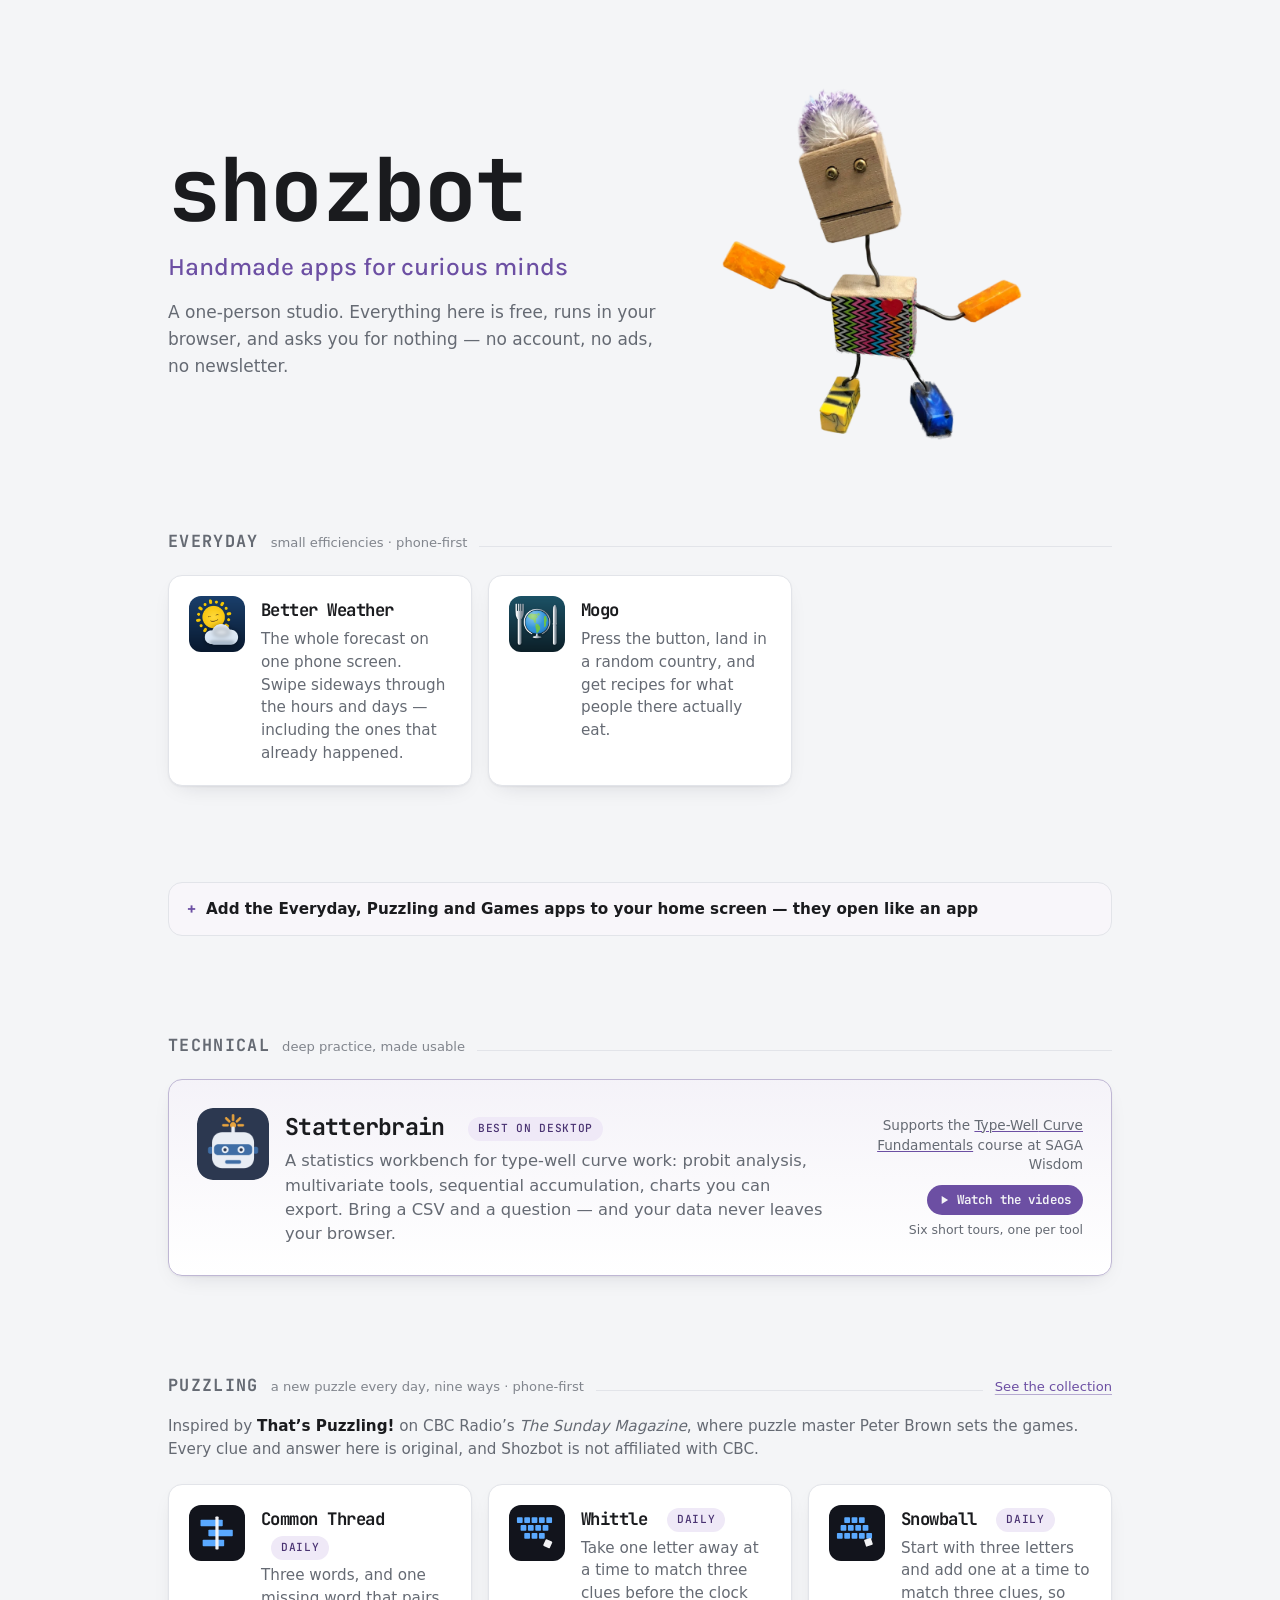
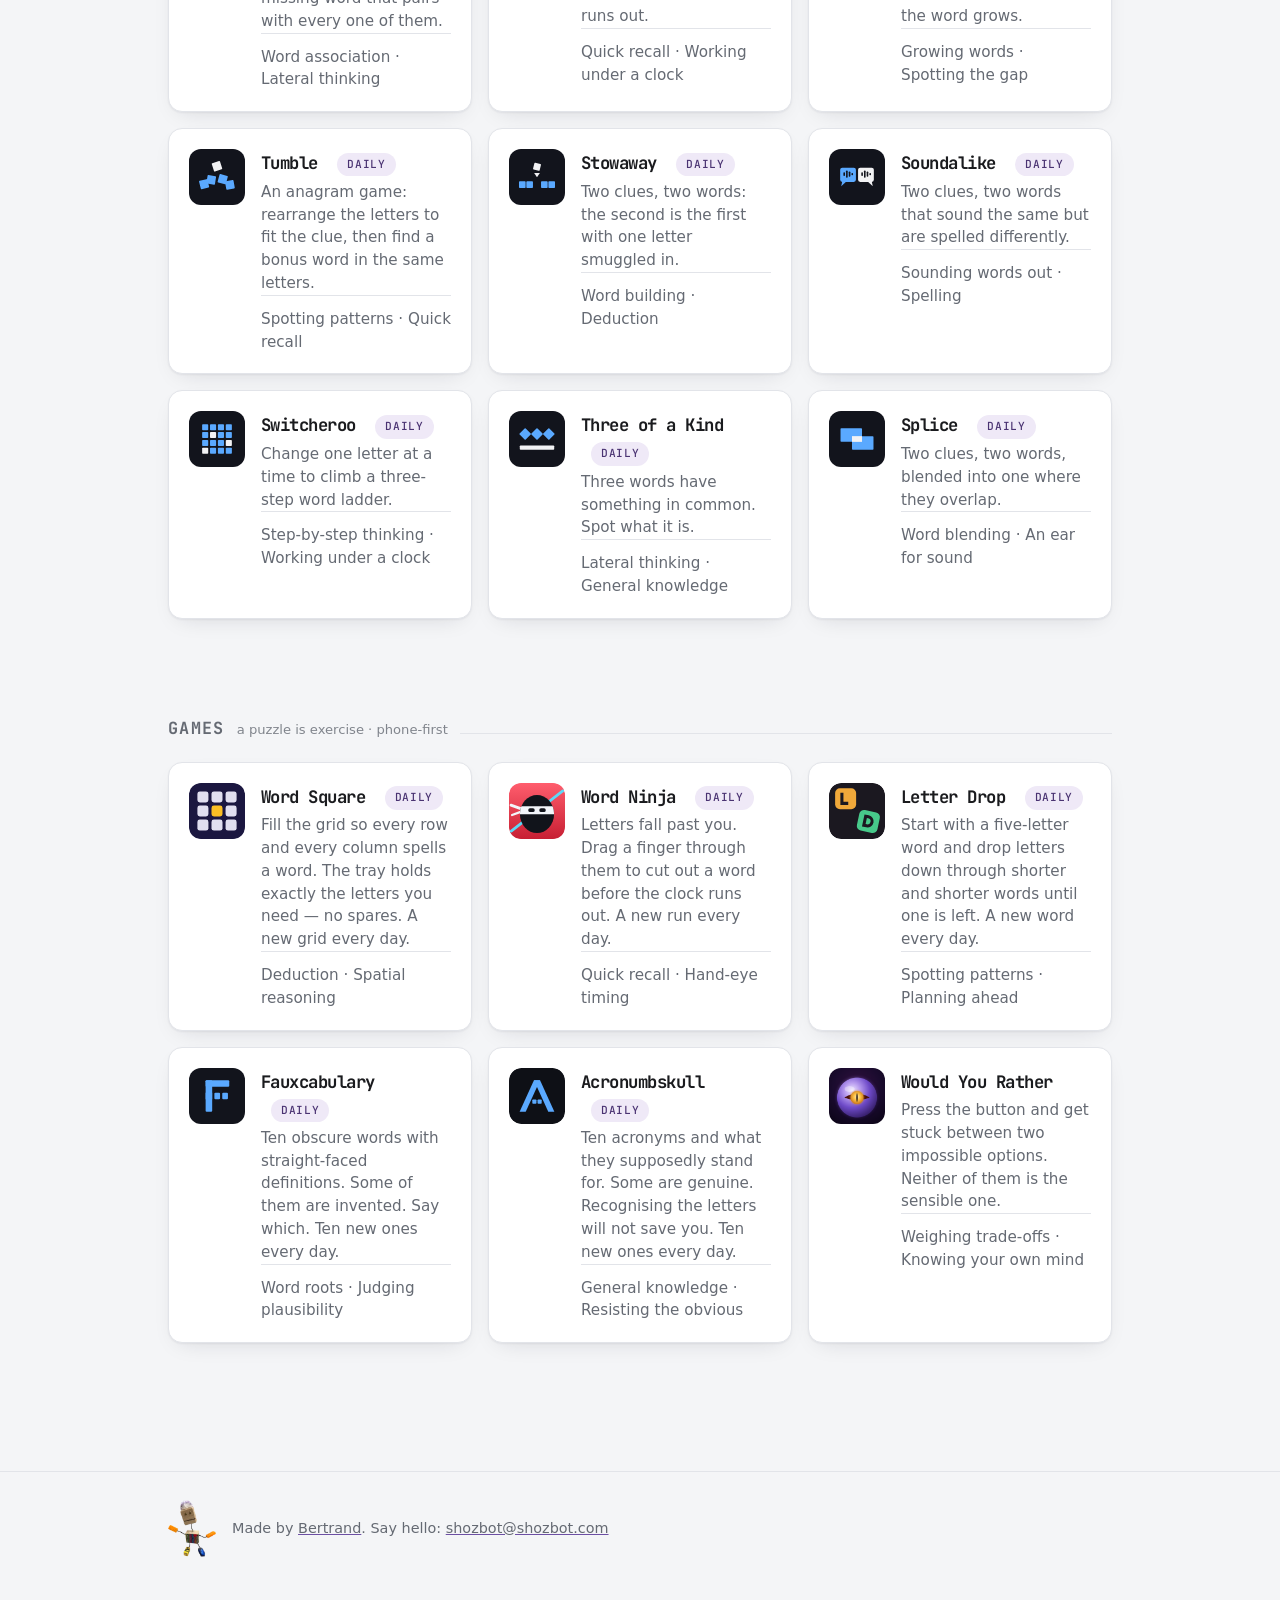
<file: index.html>
<!doctype html>
<html lang="en">
<head>
<meta charset="utf-8">
<meta name="viewport" content="width=device-width, initial-scale=1">
<title>Shozbot — Handmade apps for curious minds</title>
<meta name="description" content="A small studio making free, handmade apps that run in your browser: Statterbrain for data, Better Weather, Mogo, a shelf of games, and nine daily word puzzles.">
<link rel="canonical" href="https://shozbot.com/">

<link rel="icon" href="/assets/favicon.svg" type="image/svg+xml">
<link rel="icon" href="/assets/favicon.ico" sizes="32x32">
<link rel="apple-touch-icon" href="/assets/apple-touch-icon.png">
<link rel="manifest" href="/site.webmanifest">
<meta name="theme-color" content="#6c4fa3">

<meta property="og:type" content="website">
<meta property="og:url" content="https://shozbot.com/">
<meta property="og:title" content="Shozbot — Handmade apps for curious minds">
<meta property="og:description" content="Free, handmade apps that run in your browser. No accounts, no ads.">
<meta property="og:image" content="https://shozbot.com/assets/og.png">
<meta property="og:image:width" content="1200">
<meta property="og:image:height" content="630">
<meta property="og:image:alt" content="The word shozbot beside a handmade robot made of a wood block, wire and resin.">
<meta name="twitter:card" content="summary_large_image">

<link rel="preload" href="/assets/fonts/jetbrains-mono-latin.woff2" as="font" type="font/woff2" crossorigin>
<link rel="preload" href="/assets/fonts/karla-latin.woff2" as="font" type="font/woff2" crossorigin>
<link rel="stylesheet" href="/site.css">
</head>

<body>
<a class="skip" href="#apps">Skip to the apps</a>

<header class="hero">
  <div class="wrap hero-inner">
    <div>
      <h1 class="wordmark">shozbot</h1>
      <p class="tagline">Handmade apps for curious minds</p>
      <p class="blurb">
        A one-person studio. Everything here is free, runs in your browser, and
        asks you for nothing — no account, no ads, no newsletter.
      </p>
    </div>
    <picture>
      <source srcset="/assets/robot.webp" type="image/webp">
      <img class="robot" src="/assets/robot.png" width="766" height="900"
           alt="Shozbot, a handmade robot made of a wood block, wire and resin."
           tabindex="0">
    </picture>
  </div>
</header>

<main id="apps">

  <section class="section wrap">
    <!-- "phone-first", not "phone apps": these all work on a laptop, and saying
         otherwise would put off someone clicking from one. They are just
         plainly designed for a phone. The mirror of Statterbrain's badge. -->
    <div class="section-head"><h2>Everyday</h2><span class="section-note">small efficiencies · phone-first</span></div>
    <div class="grid">

      <a class="card" href="/better-weather/">
        <img src="/assets/apps/better-weather.png" alt="" width="56" height="56" loading="lazy">
        <div>
          <h3>Better Weather</h3>
          <p>The whole forecast on one phone screen. Swipe sideways through the
             hours and days — including the ones that already happened.</p>
        </div>
      </a>

      <a class="card" href="/mogo/">
        <img src="/assets/apps/mogo.png" alt="" width="56" height="56" loading="lazy">
        <div>
          <h3>Mogo</h3>
          <p>Press the button, land in a random country, and get recipes for
             what people there actually eat.</p>
        </div>
      </a>

    </div>
  </section>

  <!-- Written here rather than linked out to Apple's and Google's own help
       pages: those move and get renamed, and the instructions are three steps
       each — shorter than the click-through. A <details>, so it costs nothing
       when closed and needs no JavaScript.

       Every one of the nine apps declares display:standalone with icons, so
       this actually works rather than being a nice idea. -->
  <section class="section wrap">
    <details class="install">
      <!-- Names the two shelves rather than saying "the apps below". It used to
           sit between Technical and Everyday, where "below" neatly excluded
           Statterbrain — a desktop app and the one thing here you would not
           want on a phone. With Everyday moved to the top and Technical second,
           "below" would start recommending it for one. Naming them is
           placement-proof. -->
      <summary>Add the Everyday, Puzzling and Games apps to your home screen — they open like an app</summary>
      <div class="install-body">
        <!-- Deliberately does not name the browser. Since iOS 16.4, Chrome,
             Edge and Firefox can all add a web app to the home screen, not
             just Safari — and all of them put it behind the same Share button.
             Naming the button rather than the browser is both shorter and
             true of more phones than naming Safari would be. -->
        <p>
          <b>iPhone or iPad.</b> Tap the Share button — the square with an arrow
          coming out of it — then choose <b>Add to Home Screen</b>. Any browser
          will do.
        </p>
        <p>
          <b>Android.</b> Open the app in Chrome, tap the <b>⋮</b> menu, then
          choose <b>Install app</b>. Older versions call it
          <b>Add to home screen</b>.
        </p>
        <p class="install-why">
          It is still just the website — nothing is downloaded, and no app store
          is involved. You get the icon on your home screen, and the app opens
          full screen without the address bar.
        </p>
      </div>
    </details>
  </section>

  <section class="section wrap">
    <!-- "Technical", not "Start here": it names what the section holds rather
         than where to begin, so more technical apps can join Statterbrain here
         later. It sits second rather than first because Better Weather leads
         the launch and belongs at the top of the page; it is still the one
         section that is not phone-first, which is why the add-to-home-screen
         note above it names its shelves rather than saying "below". -->
    <div class="section-head"><h2>Technical</h2><span class="section-note">deep practice, made usable</span></div>
    <!-- This card is a <div>, not an <a>, because it holds two different links
         and HTML does not allow one inside another. The whole card is still
         clickable: .card-title-link's ::after is stretched over it. The course
         credit sits above that with its own z-index, so it gets its own taps. -->
    <div class="card card--feature">
      <img src="/assets/apps/statterbrain.png" alt="" width="72" height="72" loading="lazy">
      <div>
        <h3><a class="card-title-link" href="/statterbrain/">Statterbrain</a>
            <span class="badge">Best on desktop</span></h3>
        <p>
          A statistics workbench for type-well curve work: probit analysis,
          multivariate tools, sequential accumulation, charts you can export.
          Bring a CSV and a question — and your data never leaves your browser.
        </p>
      </div>
      <p class="card-aside">
        Supports the
        <a href="https://sagawisdom.com/courses/type-well-curve-fundamentals/"><span
        class="nowrap">Type-Well</span> Curve Fundamentals</a> course at SAGA Wisdom
        <a class="card-cta" href="https://www.youtube.com/playlist?list=PLDAvDnVIwSSU"><svg viewBox="0 0 24 24" aria-hidden="true"><path d="M8 5v14l11-7z"/></svg>Watch the videos</a>
        <span class="card-cta-note">Six short tours, one per tool</span>
      </p>
    </div>
  </section>

  <section class="section wrap">
    <!-- Puzzling: nine daily word games (eight at launch; Snowball joined 2026-11-01), one repo, served whole under
         /puzzling/. A shelf of its own rather than more cards on Games
         (Bertrand's call, 2026-10-10): they have a daily rhythm the other
         games do not, and a credit of their own.

         The credit is deliberate and public. The games are inspired by the
         That's Puzzling! segment, and Bertrand wants the show to have the
         credit — getting its attention is part of the point. What keeps the
         credit honest: the names are ours, the formats are inspired rather
         than copied, no clue or answer is reused, and the line says so and
         says we are not affiliated. The collection is called "Puzzling", a
         plain word; the segment's own name appears only in the credit. -->
    <div class="section-head"><h2>Puzzling</h2><span class="section-note">a new puzzle every day, nine ways · phone-first</span><a class="section-link" href="/puzzling/">See the collection</a></div>
    <p class="section-credit">
      Inspired by <b>That’s Puzzling!</b> on CBC Radio’s <i>The Sunday Magazine</i>, where puzzle
      master Peter Brown sets the games. Every clue and answer here is original, and
      Shozbot is not affiliated with CBC.
    </p>
    <div class="grid">

      <a class="card" href="/puzzling/common-thread/">
        <img src="/assets/apps/puzzling/common-thread.svg" alt="" width="56" height="56" loading="lazy">
        <div>
          <h3>Common Thread <span class="badge badge--daily">Daily</span></h3>
          <p>Three words, and one missing word that pairs with every one of them.</p>
          <p class="card-skills">Word association · Lateral thinking</p>
        </div>
      </a>

      <a class="card" href="/puzzling/whittle/">
        <img src="/assets/apps/puzzling/whittle.svg" alt="" width="56" height="56" loading="lazy">
        <div>
          <h3>Whittle <span class="badge badge--daily">Daily</span></h3>
          <p>Take one letter away at a time to match three clues before the clock runs out.</p>
          <p class="card-skills">Quick recall · Working under a clock</p>
        </div>
      </a>
      <a class="card" href="/puzzling/snowball/">
        <img src="/assets/apps/puzzling/snowball.svg" alt="" width="56" height="56" loading="lazy">
        <div>
          <h3>Snowball <span class="badge badge--daily">Daily</span></h3>
          <p>Start with three letters and add one at a time to match three clues, so the word grows.</p>
          <p class="card-skills">Growing words · Spotting the gap</p>
        </div>
      </a>

      <a class="card" href="/puzzling/tumble/">
        <img src="/assets/apps/puzzling/tumble.svg" alt="" width="56" height="56" loading="lazy">
        <div>
          <h3>Tumble <span class="badge badge--daily">Daily</span></h3>
          <p>An anagram game: rearrange the letters to fit the clue, then find a bonus word in the same letters.</p>
          <p class="card-skills">Spotting patterns · Quick recall</p>
        </div>
      </a>

      <a class="card" href="/puzzling/stowaway/">
        <img src="/assets/apps/puzzling/stowaway.svg" alt="" width="56" height="56" loading="lazy">
        <div>
          <h3>Stowaway <span class="badge badge--daily">Daily</span></h3>
          <p>Two clues, two words: the second is the first with one letter smuggled in.</p>
          <p class="card-skills">Word building · Deduction</p>
        </div>
      </a>

      <a class="card" href="/puzzling/soundalike/">
        <img src="/assets/apps/puzzling/soundalike.svg" alt="" width="56" height="56" loading="lazy">
        <div>
          <h3>Soundalike <span class="badge badge--daily">Daily</span></h3>
          <p>Two clues, two words that sound the same but are spelled differently.</p>
          <p class="card-skills">Sounding words out · Spelling</p>
        </div>
      </a>

      <a class="card" href="/puzzling/switcheroo/">
        <img src="/assets/apps/puzzling/switcheroo.svg" alt="" width="56" height="56" loading="lazy">
        <div>
          <h3>Switcheroo <span class="badge badge--daily">Daily</span></h3>
          <p>Change one letter at a time to climb a three-step word ladder.</p>
          <p class="card-skills">Step-by-step thinking · Working under a clock</p>
        </div>
      </a>

      <a class="card" href="/puzzling/three-of-a-kind/">
        <img src="/assets/apps/puzzling/three-of-a-kind.svg" alt="" width="56" height="56" loading="lazy">
        <div>
          <h3>Three of a Kind <span class="badge badge--daily">Daily</span></h3>
          <p>Three words have something in common. Spot what it is.</p>
          <p class="card-skills">Lateral thinking · General knowledge</p>
        </div>
      </a>

      <a class="card" href="/puzzling/splice/">
        <img src="/assets/apps/puzzling/splice.svg" alt="" width="56" height="56" loading="lazy">
        <div>
          <h3>Splice <span class="badge badge--daily">Daily</span></h3>
          <p>Two clues, two words, blended into one where they overlap.</p>
          <p class="card-skills">Word blending · An ear for sound</p>
        </div>
      </a>

    </div>
  </section>

  <section class="section wrap">
    <!-- "Games", not "Word games": five of the six still are, but Would You
         Rather is not about words at all.

         Each card carries a skills line under its description: what the game
         asks of you, never what it improves. "Quick recall" is unarguable;
         "improves recall" is the claim brain-training companies have been
         fined over. It is the section note's line, held six more times.

         Two each, and never Vocabulary. Four of these are word games, so
         "Vocabulary" was true on all four and told a reader nothing they had
         not worked out from the title — it crowded out the pair that actually
         separates one game from the next. Word Square deduces, Letter Drop
         sequences, Word Ninja is the only one with a clock and a moving
         target, and Acronumbskull trades on what you already half-know rather
         than on reading the word itself.

         Five of the six end with "A new … every day" (2026-10-14, Bertrand's
         ask): since 2026-10-12 each has a daily puzzle. Said per card rather
         than in the shelf note, because Would You Rather has none and the note
         frames the whole shelf. -->
    <div class="section-head"><h2>Games</h2><span class="section-note">a puzzle is exercise · phone-first</span></div>
    <div class="grid">

      <a class="card" href="/word-square/">
        <img src="/assets/apps/word-square.svg" alt="" width="56" height="56" loading="lazy">
        <div>
          <h3>Word Square <span class="badge badge--daily">Daily</span></h3>
          <p>Fill the grid so every row and every column spells a word. The tray
             holds exactly the letters you need — no spares. A new grid every day.</p>
          <p class="card-skills">Deduction · Spatial reasoning</p>
        </div>
      </a>

      <a class="card" href="/word-ninja/">
        <img src="/assets/apps/word-ninja.svg" alt="" width="56" height="56" loading="lazy">
        <div>
          <h3>Word Ninja <span class="badge badge--daily">Daily</span></h3>
          <p>Letters fall past you. Drag a finger through them to cut out a word
             before the clock runs out. A new run every day.</p>
          <p class="card-skills">Quick recall · Hand-eye timing</p>
        </div>
      </a>

      <a class="card" href="/letter-drop/">
        <img src="/assets/apps/letter-drop.svg" alt="" width="56" height="56" loading="lazy">
        <div>
          <h3>Letter Drop <span class="badge badge--daily">Daily</span></h3>
          <p>Start with a five-letter word and drop letters down through shorter
             and shorter words until one is left. A new word every day.</p>
          <p class="card-skills">Spotting patterns · Planning ahead</p>
        </div>
      </a>

      <a class="card" href="/fauxcabulary/">
        <img src="/assets/apps/fauxcabulary.svg" alt="" width="56" height="56" loading="lazy">
        <div>
          <h3>Fauxcabulary <span class="badge badge--daily">Daily</span></h3>
          <p>Ten obscure words with straight-faced definitions. Some of them are
             invented. Say which. Ten new ones every day.</p>
          <p class="card-skills">Word roots · Judging plausibility</p>
        </div>
      </a>

      <a class="card" href="/acronumbskull/">
        <img src="/assets/apps/acronumbskull.svg" alt="" width="56" height="56" loading="lazy">
        <div>
          <h3>Acronumbskull <span class="badge badge--daily">Daily</span></h3>
          <p>Ten acronyms and what they supposedly stand for. Some are genuine.
             Recognising the letters will not save you. Ten new ones every day.</p>
          <p class="card-skills">General knowledge · Resisting the obvious</p>
        </div>
      </a>

      <a class="card" href="/would-you-rather/">
        <img src="/assets/apps/would-you-rather.png" alt="" width="56" height="56" loading="lazy">
        <div>
          <h3>Would You Rather</h3>
          <p>Press the button and get stuck between two impossible options.
             Neither of them is the sensible one.</p>
          <p class="card-skills">Weighing trade-offs · Knowing your own mind</p>
        </div>
      </a>

    </div>
  </section>

</main>

<footer class="footer">
  <div class="wrap footer-inner">
    <picture>
      <source srcset="/assets/robot-small.webp" type="image/webp">
      <img src="/assets/robot-small.png" width="160" height="188"
           alt="Shozbot, a handmade robot made of a wood block, wire and resin."
           loading="lazy">
    </picture>
    <p>
      Made by <a href="https://www.linkedin.com/in/bertrand-groulx-74624a16">Bertrand</a>.
      <!-- Held together so a phone breaks before "Say hello", never between
           it and the address — an address stranded on its own line looked
           like a mistake (Bertrand, 2026-10-11). -->
      <span class="nowrap">Say hello: <a class="mail" data-user="shozbot" data-domain="shozbot.com"
         href="#">shozbot [at] shozbot.com</a></span>
    </p>
  </div>
</footer>

<script>
  // Assemble the address at runtime so the plain string is not sitting in the
  // HTML for scrapers to harvest.
  for (const el of document.querySelectorAll('a.mail')) {
    const addr = el.dataset.user + '@' + el.dataset.domain;
    el.href = 'mailto:' + addr;
    el.textContent = addr;
  }
</script>

<!-- Visitor counting: GoatCounter. Cookieless, stores nothing on the visitor's
     machine and identifies nobody, which is what lets the page keep saying this
     site asks you for nothing. Numbers live at https://shozbot.goatcounter.com.
     Loaded async, so a slow or blocked counter never delays the page — and if
     it fails to load, nothing else notices. -->
<script data-goatcounter="https://shozbot.goatcounter.com/count"
        async src="https://gc.zgo.at/count.js"></script>
</body>
</html>
</file>
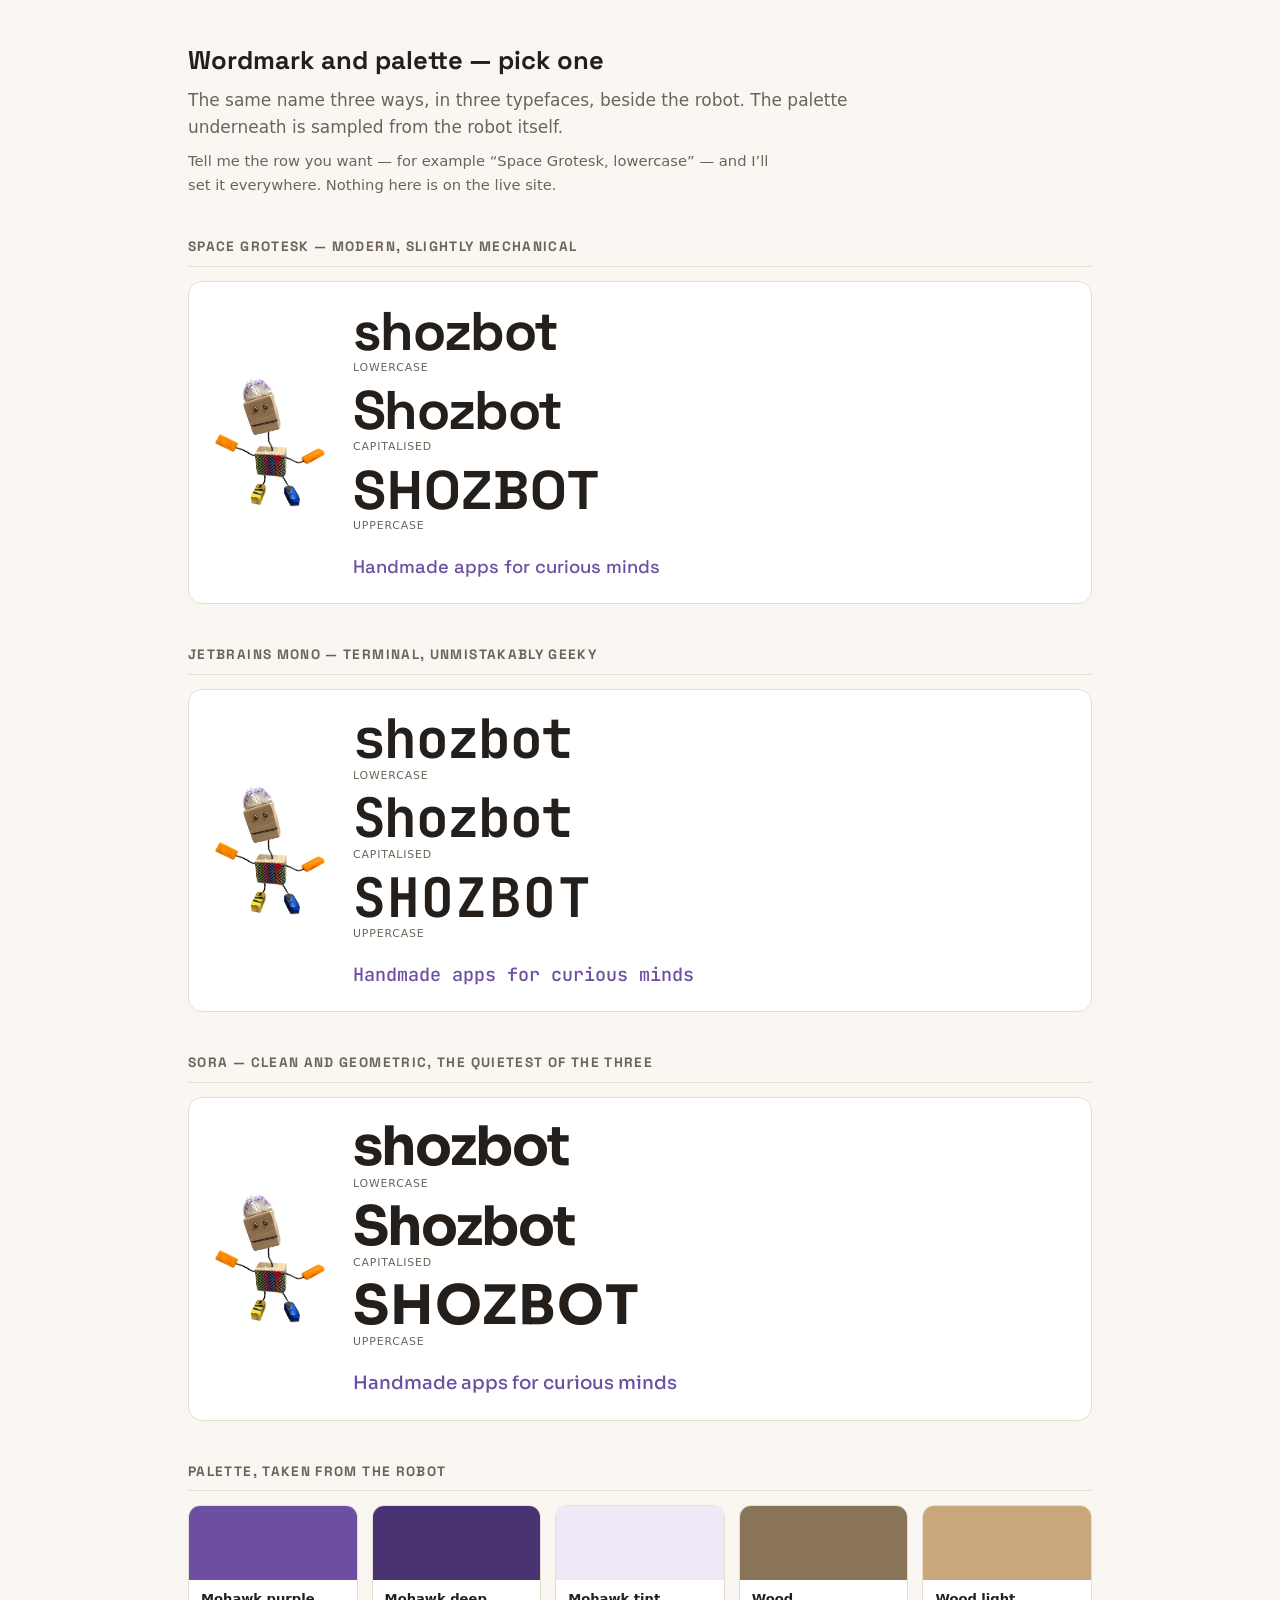
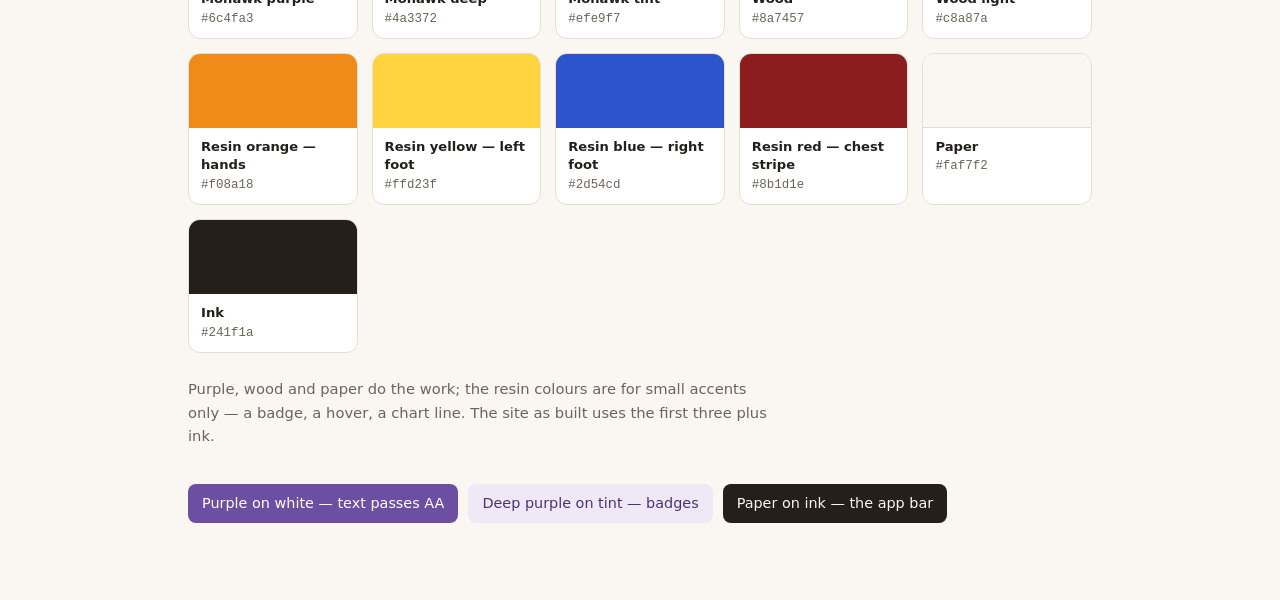
<file: preview/brand.html>
<!doctype html>
<html lang="en">
<head>
<meta charset="utf-8">
<meta name="viewport" content="width=device-width, initial-scale=1">
<title>Shozbot — wordmark and palette preview</title>
<meta name="robots" content="noindex">
<link rel="icon" href="/assets/favicon.svg" type="image/svg+xml">
<link rel="preconnect" href="https://fonts.googleapis.com">
<link rel="preconnect" href="https://fonts.gstatic.com" crossorigin>
<link href="https://fonts.googleapis.com/css2?family=Space+Grotesk:wght@500;700&family=JetBrains+Mono:wght@500;700&family=Sora:wght@500;700&display=swap" rel="stylesheet">
<style>
  :root {
    --mohawk:#6c4fa3; --mohawk-deep:#4a3372; --mohawk-soft:#efe9f7;
    --wood:#8a7457; --wood-light:#c8a87a;
    --resin-orange:#f08a18; --resin-yellow:#ffd23f; --resin-blue:#2d54cd;
    --resin-red:#8b1d1e;
    --paper:#faf7f2; --card:#fff; --ink:#241f1a; --muted:#6d6358; --line:#e6ded2;
  }
  * { box-sizing:border-box; }
  body {
    margin:0; background:var(--paper); color:var(--ink); font-size:17px;
    font-family:ui-sans-serif,system-ui,-apple-system,'Segoe UI',Roboto,Arial,sans-serif;
    line-height:1.6;
  }
  .wrap { max-width:1000px; margin-inline:auto; padding:40px clamp(20px,5vw,48px) 80px; }
  h1 { font-family:'Space Grotesk',sans-serif; font-size:1.6rem; margin:0 0 6px; }
  .lede { color:var(--muted); margin:0 0 8px; max-width:62ch; }
  .note { color:var(--muted); font-size:.92rem; margin:0 0 36px; max-width:62ch; }
  h2 {
    font-family:'Space Grotesk',sans-serif; font-size:.85rem; letter-spacing:.1em;
    text-transform:uppercase; color:var(--muted); margin:40px 0 14px;
    border-bottom:1px solid var(--line); padding-bottom:8px;
  }
  .face { margin-bottom:26px; }
  .face-name {
    font-size:.8rem; letter-spacing:.06em; text-transform:uppercase;
    color:var(--muted); margin-bottom:10px;
  }
  .row {
    display:flex; align-items:center; gap:28px; flex-wrap:wrap;
    background:var(--card); border:1px solid var(--line); border-radius:14px;
    padding:22px 26px; margin-bottom:10px;
  }
  .row img { width:110px; height:auto; flex:none; }
  .marks { display:flex; flex-direction:column; gap:10px; }
  .mark { font-weight:700; letter-spacing:-0.03em; font-size:clamp(2rem,7vw,3.4rem); line-height:1; }
  .mark small {
    display:block; font-size:.68rem; font-weight:500; letter-spacing:.08em;
    text-transform:uppercase; color:var(--muted); margin-top:4px;
    font-family:ui-sans-serif,system-ui,sans-serif; letter-spacing:.08em;
  }
  .sg  { font-family:'Space Grotesk',sans-serif; }
  .jb  { font-family:'JetBrains Mono',monospace; }
  .so  { font-family:'Sora',sans-serif; }
  .lower { text-transform:none; }
  .cap   { text-transform:capitalize; }
  .upper { text-transform:uppercase; letter-spacing:0.02em; }
  .tagline { font-weight:500; color:var(--mohawk); font-size:1.15rem; margin-top:10px; }

  .swatches { display:grid; grid-template-columns:repeat(auto-fill,minmax(150px,1fr)); gap:14px; }
  .sw {
    background:var(--card); border:1px solid var(--line); border-radius:12px;
    overflow:hidden;
  }
  .sw .chip { height:74px; }
  .sw .meta { padding:10px 12px; font-size:.82rem; line-height:1.4; }
  .sw .meta b { display:block; font-weight:600; }
  .sw .meta code { color:var(--muted); font-size:.78rem; }
  .pair { display:flex; gap:10px; flex-wrap:wrap; margin-top:14px; }
  .pair span { padding:8px 14px; border-radius:8px; font-size:.9rem; }
</style>
</head>
<body>
<div class="wrap">

  <h1>Wordmark and palette — pick one</h1>
  <p class="lede">
    The same name three ways, in three typefaces, beside the robot. The palette
    underneath is sampled from the robot itself.
  </p>
  <p class="note">
    Tell me the row you want — for example “Space Grotesk, lowercase” — and I’ll
    set it everywhere. Nothing here is on the live site.
  </p>

  <h2>Space Grotesk — modern, slightly mechanical</h2>
  <div class="face">
    <div class="row">
      <img src="/assets/robot.png" alt="Shozbot, a handmade robot made of a wood block, wire and resin.">
      <div class="marks">
        <div class="mark sg lower">shozbot <small>lowercase</small></div>
        <div class="mark sg cap">shozbot <small>Capitalised</small></div>
        <div class="mark sg upper">shozbot <small>UPPERCASE</small></div>
        <div class="tagline sg">Handmade apps for curious minds</div>
      </div>
    </div>
  </div>

  <h2>JetBrains Mono — terminal, unmistakably geeky</h2>
  <div class="face">
    <div class="row">
      <img src="/assets/robot.png" alt="Shozbot, a handmade robot made of a wood block, wire and resin.">
      <div class="marks">
        <div class="mark jb lower">shozbot <small>lowercase</small></div>
        <div class="mark jb cap">shozbot <small>Capitalised</small></div>
        <div class="mark jb upper">shozbot <small>UPPERCASE</small></div>
        <div class="tagline jb">Handmade apps for curious minds</div>
      </div>
    </div>
  </div>

  <h2>Sora — clean and geometric, the quietest of the three</h2>
  <div class="face">
    <div class="row">
      <img src="/assets/robot.png" alt="Shozbot, a handmade robot made of a wood block, wire and resin.">
      <div class="marks">
        <div class="mark so lower">shozbot <small>lowercase</small></div>
        <div class="mark so cap">shozbot <small>Capitalised</small></div>
        <div class="mark so upper">shozbot <small>UPPERCASE</small></div>
        <div class="tagline so">Handmade apps for curious minds</div>
      </div>
    </div>
  </div>

  <h2>Palette, taken from the robot</h2>
  <div class="swatches">
    <div class="sw"><div class="chip" style="background:#6c4fa3"></div>
      <div class="meta"><b>Mohawk purple</b><code>#6c4fa3</code></div></div>
    <div class="sw"><div class="chip" style="background:#4a3372"></div>
      <div class="meta"><b>Mohawk deep</b><code>#4a3372</code></div></div>
    <div class="sw"><div class="chip" style="background:#efe9f7"></div>
      <div class="meta"><b>Mohawk tint</b><code>#efe9f7</code></div></div>
    <div class="sw"><div class="chip" style="background:#8a7457"></div>
      <div class="meta"><b>Wood</b><code>#8a7457</code></div></div>
    <div class="sw"><div class="chip" style="background:#c8a87a"></div>
      <div class="meta"><b>Wood light</b><code>#c8a87a</code></div></div>
    <div class="sw"><div class="chip" style="background:#f08a18"></div>
      <div class="meta"><b>Resin orange — hands</b><code>#f08a18</code></div></div>
    <div class="sw"><div class="chip" style="background:#ffd23f"></div>
      <div class="meta"><b>Resin yellow — left foot</b><code>#ffd23f</code></div></div>
    <div class="sw"><div class="chip" style="background:#2d54cd"></div>
      <div class="meta"><b>Resin blue — right foot</b><code>#2d54cd</code></div></div>
    <div class="sw"><div class="chip" style="background:#8b1d1e"></div>
      <div class="meta"><b>Resin red — chest stripe</b><code>#8b1d1e</code></div></div>
    <div class="sw"><div class="chip" style="background:#faf7f2;border-bottom:1px solid #e6ded2"></div>
      <div class="meta"><b>Paper</b><code>#faf7f2</code></div></div>
    <div class="sw"><div class="chip" style="background:#241f1a"></div>
      <div class="meta"><b>Ink</b><code>#241f1a</code></div></div>
  </div>

  <p class="note" style="margin-top:24px">
    Purple, wood and paper do the work; the resin colours are for small accents
    only — a badge, a hover, a chart line. The site as built uses the first
    three plus ink.
  </p>
  <div class="pair">
    <span style="background:#6c4fa3;color:#fff">Purple on white — text passes AA</span>
    <span style="background:#efe9f7;color:#4a3372">Deep purple on tint — badges</span>
    <span style="background:#241f1a;color:#faf7f2">Paper on ink — the app bar</span>
  </div>

</div>
</body>
</html>
</file>
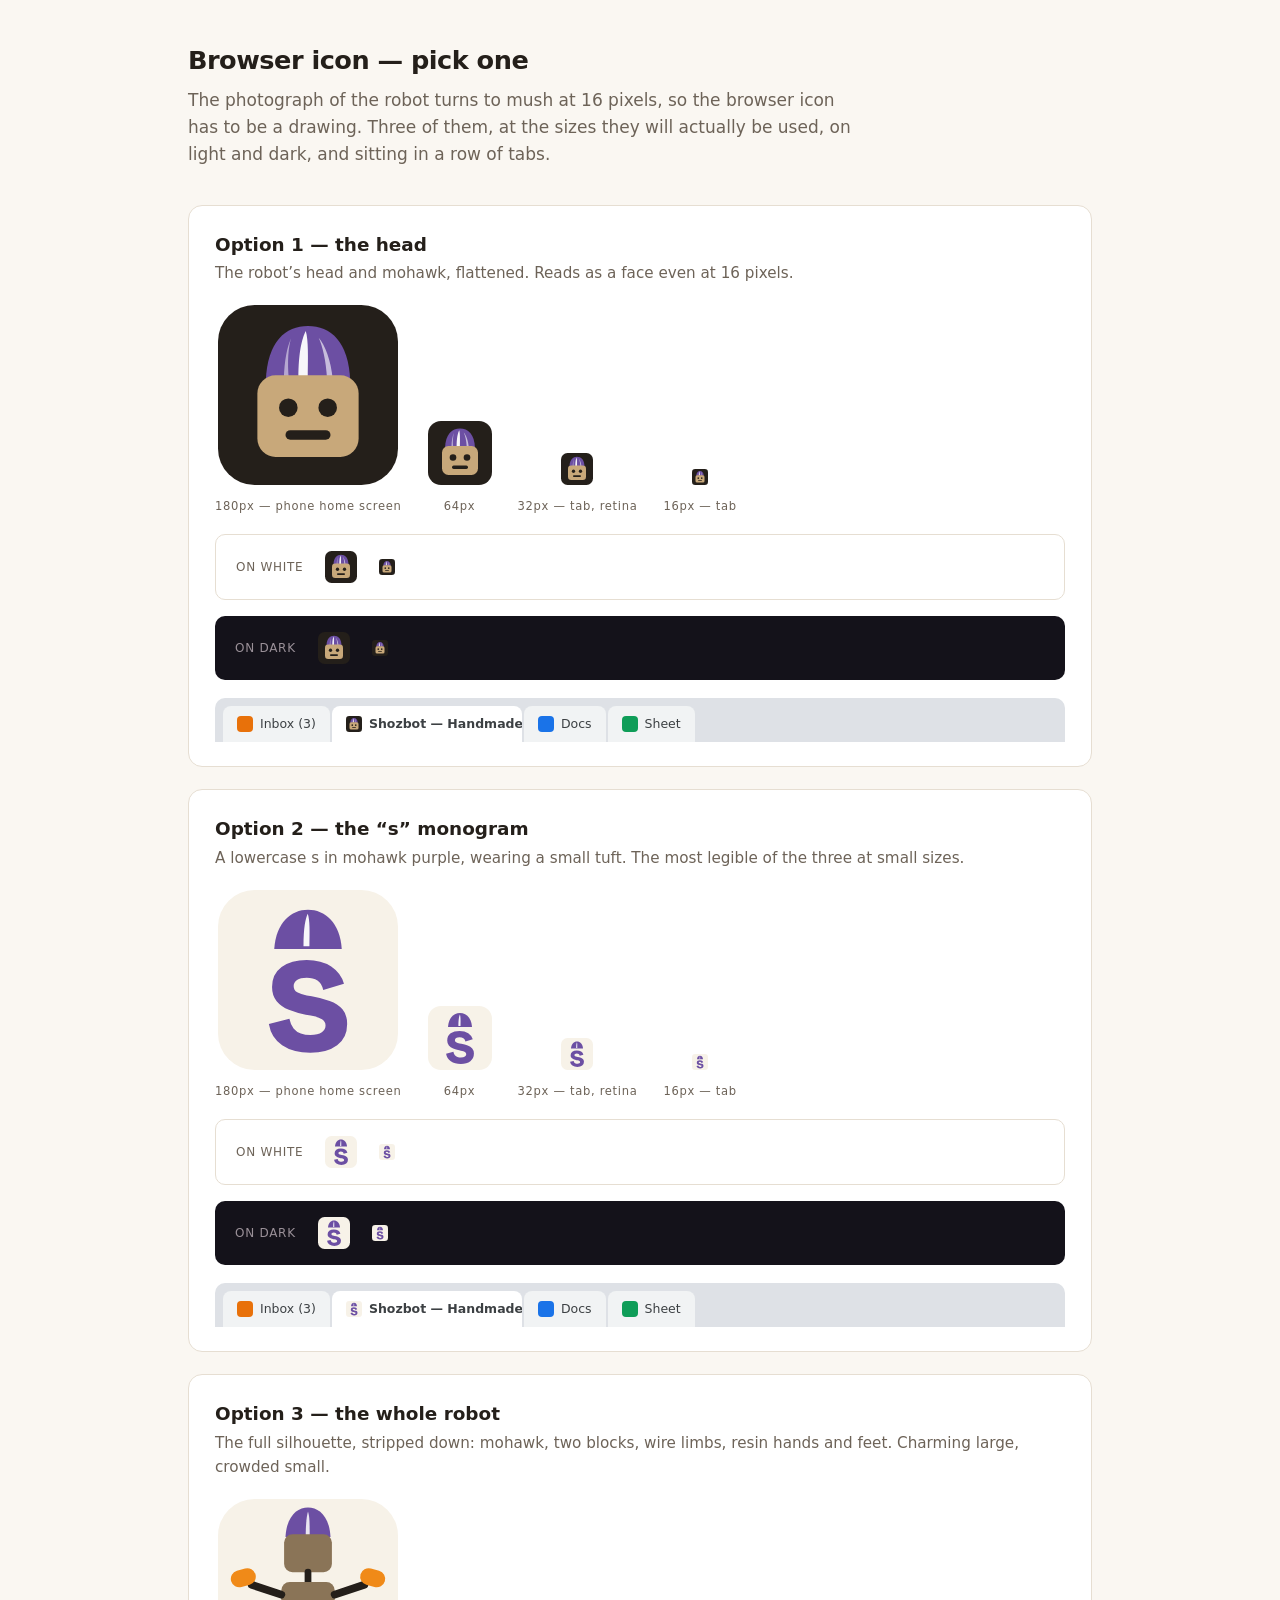
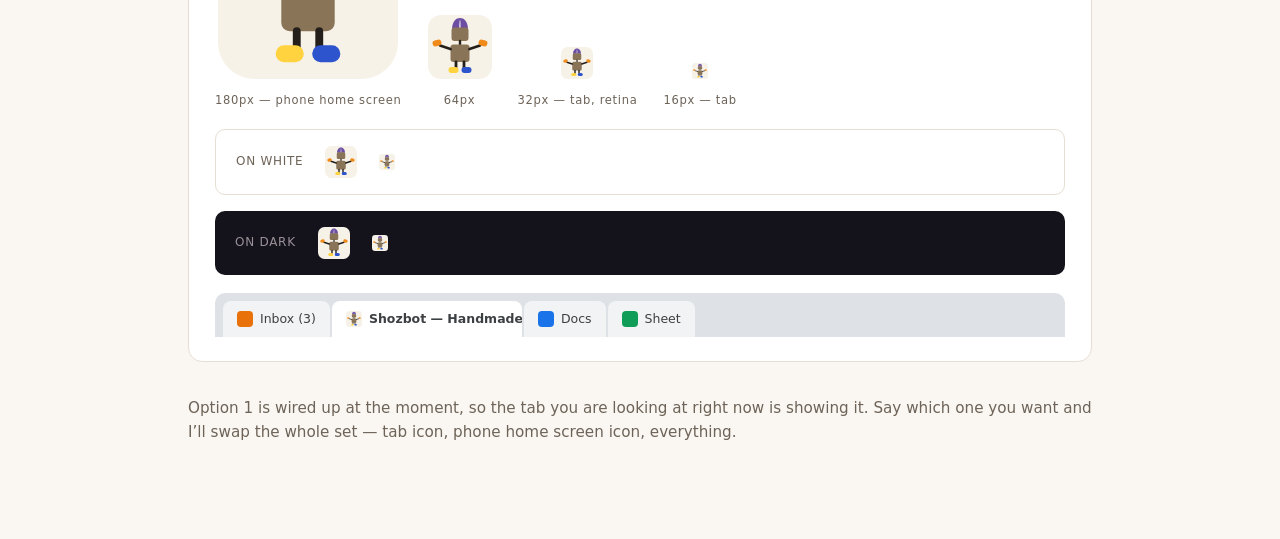
<file: preview/icons.html>
<!doctype html>
<html lang="en">
<head>
<meta charset="utf-8">
<meta name="viewport" content="width=device-width, initial-scale=1">
<title>Shozbot — browser icon options</title>
<meta name="robots" content="noindex">
<link rel="icon" href="/assets/favicon.svg" type="image/svg+xml">
<style>
  :root {
    --mohawk:#6c4fa3; --paper:#faf7f2; --card:#fff; --ink:#241f1a;
    --muted:#6d6358; --line:#e6ded2;
  }
  * { box-sizing:border-box; }
  body {
    margin:0; background:var(--paper); color:var(--ink); font-size:17px;
    font-family:ui-sans-serif,system-ui,-apple-system,'Segoe UI',Roboto,Arial,sans-serif;
    line-height:1.6;
  }
  .wrap { max-width:1000px; margin-inline:auto; padding:40px clamp(20px,5vw,48px) 80px; }
  h1 { font-size:1.6rem; margin:0 0 6px; letter-spacing:-0.02em; }
  .lede { color:var(--muted); margin:0 0 36px; max-width:62ch; }
  .opt {
    background:var(--card); border:1px solid var(--line); border-radius:14px;
    padding:24px 26px; margin-bottom:22px;
  }
  .opt h2 { font-size:1.15rem; margin:0 0 2px; }
  .opt .desc { color:var(--muted); font-size:.95rem; margin:0 0 20px; }
  .sizes { display:flex; align-items:flex-end; gap:26px; flex-wrap:wrap; }
  .size { text-align:center; }
  .size img { display:block; margin:0 auto 6px; image-rendering:auto; }
  .size span { font-size:.72rem; color:var(--muted); letter-spacing:.06em; }
  .onlight, .ondark {
    display:flex; align-items:center; gap:22px; padding:16px 20px;
    border-radius:10px; margin-top:16px; flex-wrap:wrap;
  }
  .onlight { background:#fff; border:1px solid var(--line); }
  .ondark  { background:#14121a; }
  .onlight .label, .ondark .label { font-size:.75rem; letter-spacing:.06em; text-transform:uppercase; }
  .onlight .label { color:var(--muted); }
  .ondark .label  { color:#9a9098; }

  /* a mock row of browser tabs */
  .tabs {
    margin-top:18px; background:#dee1e6; padding:8px 8px 0; border-radius:10px 10px 0 0;
    display:flex; gap:2px; align-items:flex-end; overflow:hidden;
  }
  .tab {
    display:flex; align-items:center; gap:7px; background:#f1f3f4; color:#3c4043;
    padding:8px 14px; border-radius:8px 8px 0 0; font-size:12.5px;
    white-space:nowrap; max-width:190px; overflow:hidden;
  }
  .tab.active { background:#fff; font-weight:600; }
  .tab img { width:16px; height:16px; flex:none; }
  .tab .fake { width:16px; height:16px; border-radius:4px; flex:none; }
  .pick { margin-top:34px; color:var(--muted); font-size:.95rem; }
</style>
</head>
<body>
<div class="wrap">
  <h1>Browser icon — pick one</h1>
  <p class="lede">
    The photograph of the robot turns to mush at 16 pixels, so the browser icon
    has to be a drawing. Three of them, at the sizes they will actually be used,
    on light and dark, and sitting in a row of tabs.
  </p>

  <section class="opt">
    <h2>Option 1 — the head</h2>
    <p class="desc">The robot’s head and mohawk, flattened. Reads as a face even at 16 pixels.</p>
    <div class="sizes">
      <div class="size"><img src="/assets/icons/option-1-head.svg" width="180" height="180" alt=""><span>180px — phone home screen</span></div>
      <div class="size"><img src="/assets/icons/option-1-head.svg" width="64" height="64" alt=""><span>64px</span></div>
      <div class="size"><img src="/assets/icons/option-1-head.svg" width="32" height="32" alt=""><span>32px — tab, retina</span></div>
      <div class="size"><img src="/assets/icons/option-1-head.svg" width="16" height="16" alt=""><span>16px — tab</span></div>
    </div>
    <div class="onlight"><span class="label">On white</span>
      <img src="/assets/icons/option-1-head.svg" width="32" height="32" alt="">
      <img src="/assets/icons/option-1-head.svg" width="16" height="16" alt=""></div>
    <div class="ondark"><span class="label">On dark</span>
      <img src="/assets/icons/option-1-head.svg" width="32" height="32" alt="">
      <img src="/assets/icons/option-1-head.svg" width="16" height="16" alt=""></div>
    <div class="tabs">
      <div class="tab"><span class="fake" style="background:#e8710a"></span>Inbox (3)</div>
      <div class="tab active"><img src="/assets/icons/option-1-head.svg" alt="">Shozbot — Handmade apps</div>
      <div class="tab"><span class="fake" style="background:#1a73e8"></span>Docs</div>
      <div class="tab"><span class="fake" style="background:#0f9d58"></span>Sheet</div>
    </div>
  </section>

  <section class="opt">
    <h2>Option 2 — the “s” monogram</h2>
    <p class="desc">A lowercase s in mohawk purple, wearing a small tuft. The most legible of the three at small sizes.</p>
    <div class="sizes">
      <div class="size"><img src="/assets/icons/option-2-monogram.svg" width="180" height="180" alt=""><span>180px — phone home screen</span></div>
      <div class="size"><img src="/assets/icons/option-2-monogram.svg" width="64" height="64" alt=""><span>64px</span></div>
      <div class="size"><img src="/assets/icons/option-2-monogram.svg" width="32" height="32" alt=""><span>32px — tab, retina</span></div>
      <div class="size"><img src="/assets/icons/option-2-monogram.svg" width="16" height="16" alt=""><span>16px — tab</span></div>
    </div>
    <div class="onlight"><span class="label">On white</span>
      <img src="/assets/icons/option-2-monogram.svg" width="32" height="32" alt="">
      <img src="/assets/icons/option-2-monogram.svg" width="16" height="16" alt=""></div>
    <div class="ondark"><span class="label">On dark</span>
      <img src="/assets/icons/option-2-monogram.svg" width="32" height="32" alt="">
      <img src="/assets/icons/option-2-monogram.svg" width="16" height="16" alt=""></div>
    <div class="tabs">
      <div class="tab"><span class="fake" style="background:#e8710a"></span>Inbox (3)</div>
      <div class="tab active"><img src="/assets/icons/option-2-monogram.svg" alt="">Shozbot — Handmade apps</div>
      <div class="tab"><span class="fake" style="background:#1a73e8"></span>Docs</div>
      <div class="tab"><span class="fake" style="background:#0f9d58"></span>Sheet</div>
    </div>
  </section>

  <section class="opt">
    <h2>Option 3 — the whole robot</h2>
    <p class="desc">The full silhouette, stripped down: mohawk, two blocks, wire limbs, resin hands and feet. Charming large, crowded small.</p>
    <div class="sizes">
      <div class="size"><img src="/assets/icons/option-3-silhouette.svg" width="180" height="180" alt=""><span>180px — phone home screen</span></div>
      <div class="size"><img src="/assets/icons/option-3-silhouette.svg" width="64" height="64" alt=""><span>64px</span></div>
      <div class="size"><img src="/assets/icons/option-3-silhouette.svg" width="32" height="32" alt=""><span>32px — tab, retina</span></div>
      <div class="size"><img src="/assets/icons/option-3-silhouette.svg" width="16" height="16" alt=""><span>16px — tab</span></div>
    </div>
    <div class="onlight"><span class="label">On white</span>
      <img src="/assets/icons/option-3-silhouette.svg" width="32" height="32" alt="">
      <img src="/assets/icons/option-3-silhouette.svg" width="16" height="16" alt=""></div>
    <div class="ondark"><span class="label">On dark</span>
      <img src="/assets/icons/option-3-silhouette.svg" width="32" height="32" alt="">
      <img src="/assets/icons/option-3-silhouette.svg" width="16" height="16" alt=""></div>
    <div class="tabs">
      <div class="tab"><span class="fake" style="background:#e8710a"></span>Inbox (3)</div>
      <div class="tab active"><img src="/assets/icons/option-3-silhouette.svg" alt="">Shozbot — Handmade apps</div>
      <div class="tab"><span class="fake" style="background:#1a73e8"></span>Docs</div>
      <div class="tab"><span class="fake" style="background:#0f9d58"></span>Sheet</div>
    </div>
  </section>

  <p class="pick">
    Option 1 is wired up at the moment, so the tab you are looking at right now
    is showing it. Say which one you want and I’ll swap the whole set —
    tab icon, phone home screen icon, everything.
  </p>
</div>
</body>
</html>
</file>
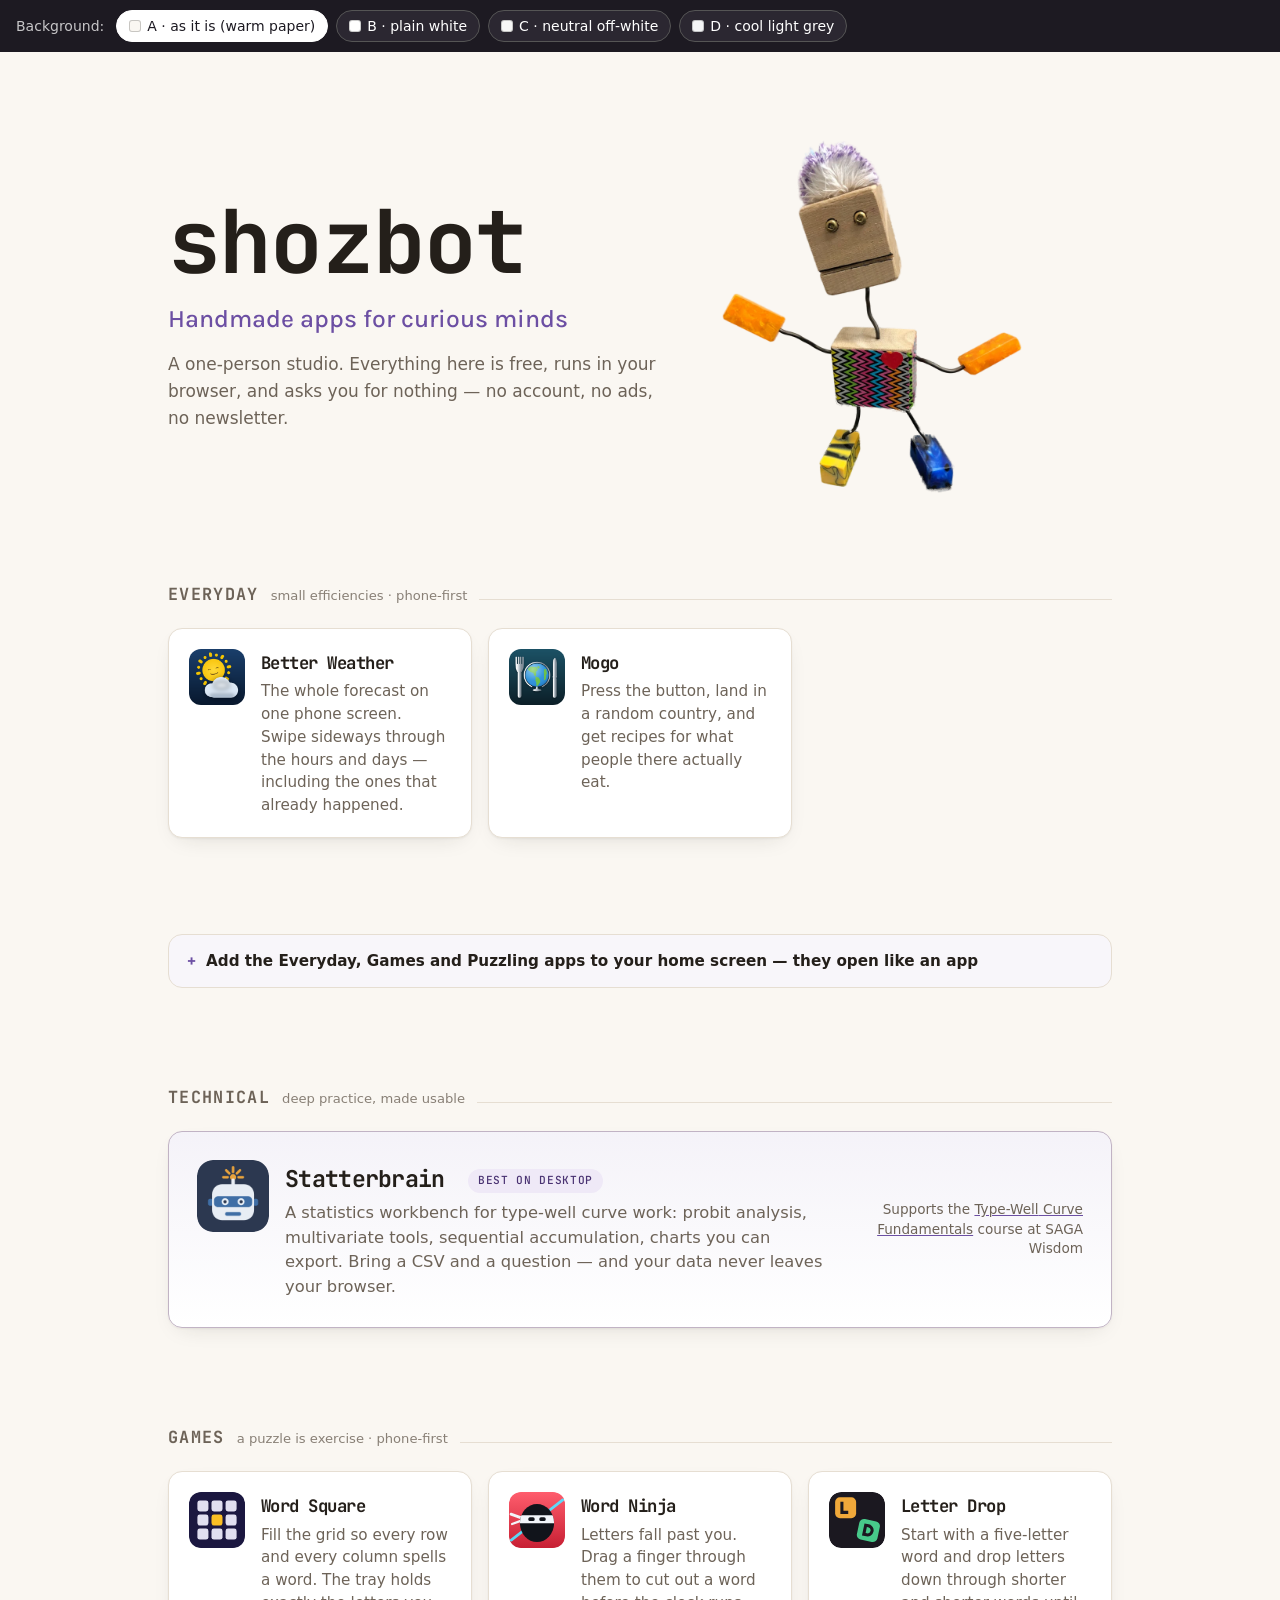
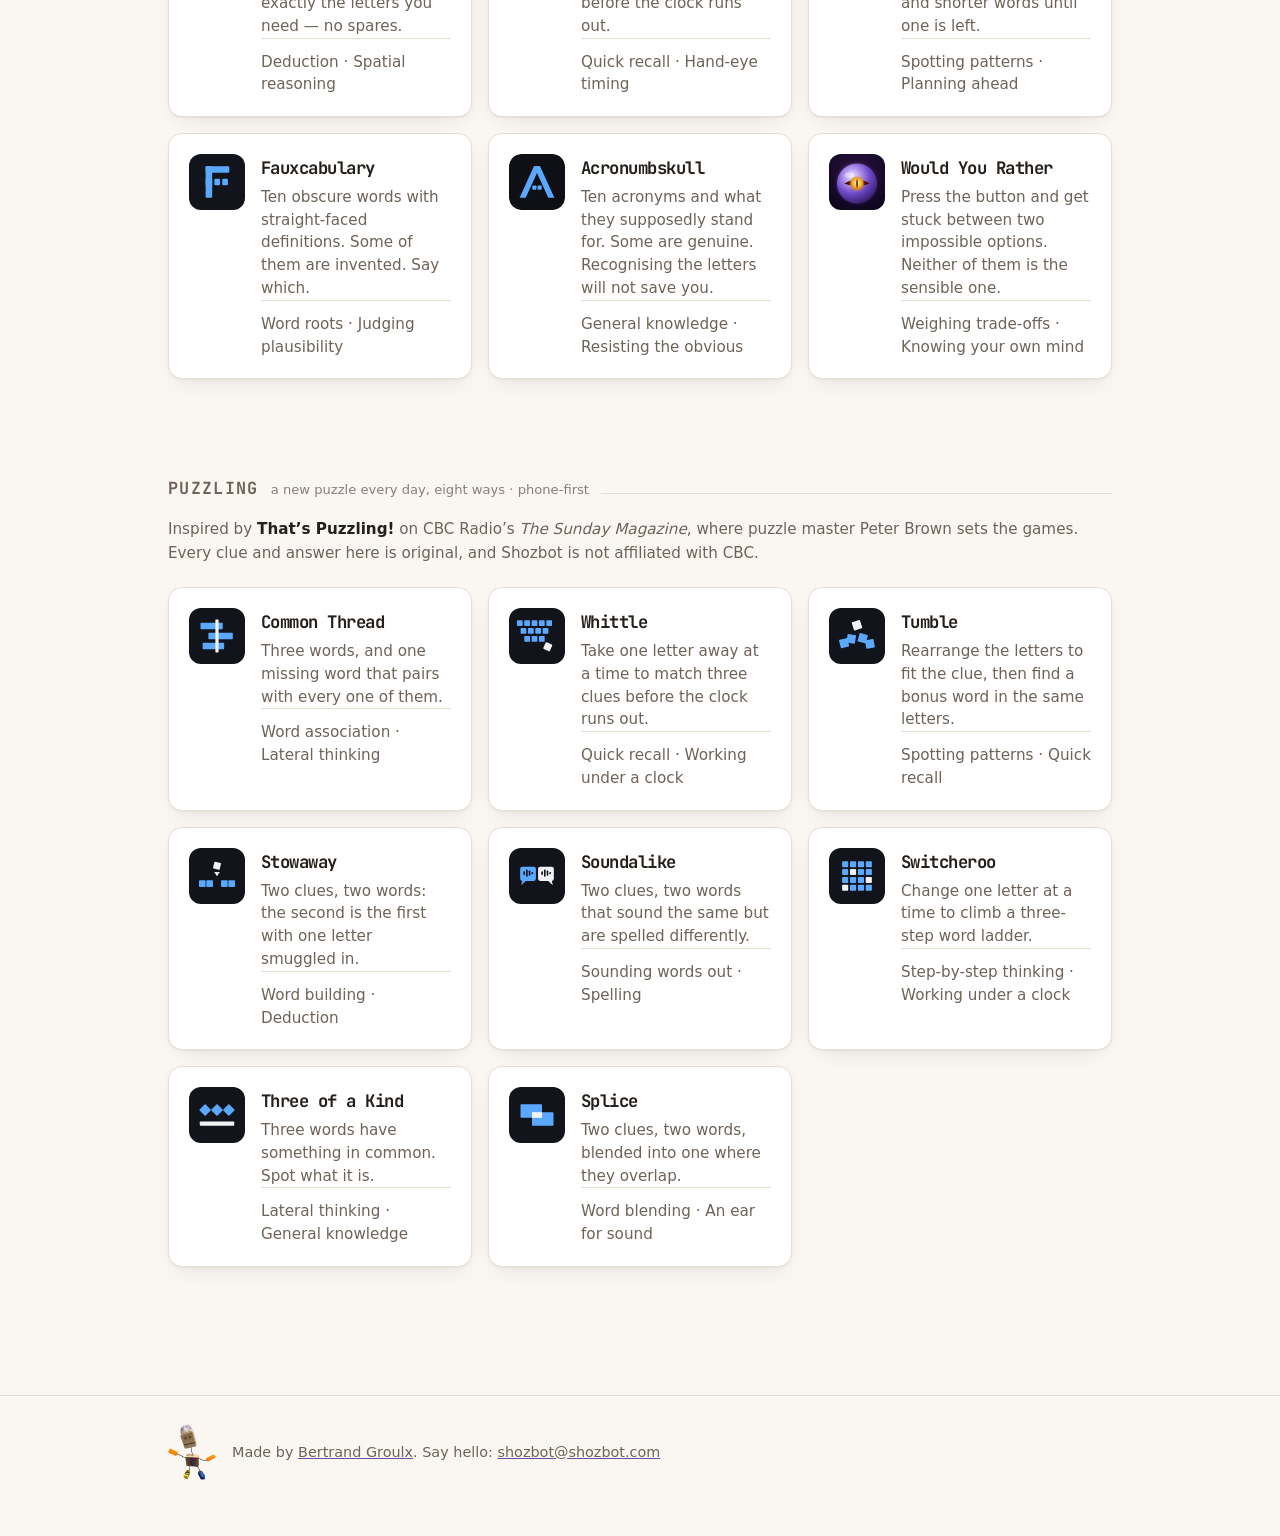
<file: preview/palette.html>
<!doctype html>
<html lang="en">
<head>
<meta charset="utf-8">
<meta name="viewport" content="width=device-width, initial-scale=1">
<title>Preview — background colour</title>
<meta name="description" content="A small studio making free, handmade apps that run in your browser: Statterbrain for data, Better Weather, Mogo, a shelf of games, and eight daily word puzzles.">

<link rel="icon" href="/assets/favicon.svg" type="image/svg+xml">
<link rel="icon" href="/assets/favicon.ico" sizes="32x32">
<link rel="apple-touch-icon" href="/assets/apple-touch-icon.png">
<link rel="manifest" href="/site.webmanifest">
<meta name="theme-color" content="#6c4fa3">

<meta property="og:type" content="website">
<meta property="og:url" content="https://shozbot.com/">
<meta property="og:title" content="Shozbot — Handmade apps for curious minds">
<meta property="og:description" content="Free, handmade apps that run in your browser. No accounts, no ads.">
<meta property="og:image" content="https://shozbot.com/assets/og.png">
<meta property="og:image:width" content="1200">
<meta property="og:image:height" content="630">
<meta property="og:image:alt" content="The word shozbot beside a handmade robot made of a wood block, wire and resin.">
<meta name="twitter:card" content="summary_large_image">

<link rel="preload" href="/assets/fonts/jetbrains-mono-latin.woff2" as="font" type="font/woff2" crossorigin>
<link rel="preload" href="/assets/fonts/karla-latin.woff2" as="font" type="font/woff2" crossorigin>
<link rel="stylesheet" href="/site.css">
<meta name="robots" content="noindex">
<style>
  .pal-bar { position: sticky; top: 0; z-index: 50; display: flex; flex-wrap: wrap; gap: 8px; align-items: center;
    padding: 10px 16px; background: #1d1a22; color: #fff; font: 14px/1.3 ui-sans-serif, system-ui, sans-serif; }
  .pal-bar span { opacity: .75; margin-right: 4px; }
  .pal-bar button { font: inherit; padding: 6px 12px; border-radius: 999px; border: 1px solid #555; background: #2b2731; color: #fff; cursor: pointer; }
  .pal-bar button[aria-pressed="true"] { background: #fff; color: #1d1a22; border-color: #fff; }
  .pal-swatch { display: inline-block; width: 12px; height: 12px; border-radius: 3px; margin-right: 6px; vertical-align: -1px; border: 1px solid rgba(0,0,0,.2); }
</style>

</head>

<body>
<div class="pal-bar" id="palbar"><span>Background:</span></div>
<script>
  // Each option swaps only the surface and text tokens; purple and the robot stay.
  const PALETTES = {
    "A · as it is (warm paper)":   { paper: "#faf7f2", card: "#ffffff", ink: "#241f1a", muted: "#6d6358", line: "#e6ded2", sh: "36, 31, 26" },
    "B · plain white":             { paper: "#ffffff", card: "#ffffff", ink: "#1a1a1a", muted: "#6b6b6b", line: "#e6e6e6", sh: "0, 0, 0" },
    "C · neutral off-white":       { paper: "#f7f7f6", card: "#ffffff", ink: "#1c1c1c", muted: "#696966", line: "#e4e4e1", sh: "0, 0, 0" },
    "D · cool light grey":         { paper: "#f4f5f7", card: "#ffffff", ink: "#1a1b1e", muted: "#656a73", line: "#e2e4e9", sh: "20, 24, 40" },
  };
  const bar = document.getElementById("palbar");
  function apply(name) {
    const p = PALETTES[name], r = document.documentElement.style;
    r.setProperty("--paper", p.paper); r.setProperty("--card", p.card); r.setProperty("--ink", p.ink);
    r.setProperty("--muted", p.muted); r.setProperty("--line", p.line);
    r.setProperty("--shadow", `0 1px 2px rgba(${p.sh}, .05), 0 8px 24px -12px rgba(${p.sh}, .18)`);
    r.setProperty("--shadow-lift", `0 2px 4px rgba(${p.sh}, .06), 0 16px 32px -14px rgba(${p.sh}, .28)`);
    document.querySelector('meta[name="theme-color"]').content = p.paper;
    for (const b of bar.querySelectorAll("button")) b.setAttribute("aria-pressed", b.dataset.name === name);
    try { localStorage.setItem("shozbot-palette-preview", name); } catch (e) {}
  }
  for (const name of Object.keys(PALETTES)) {
    const b = document.createElement("button"); b.dataset.name = name;
    b.innerHTML = `<i class="pal-swatch" style="background:${PALETTES[name].paper}"></i>${name}`;
    b.onclick = () => apply(name); bar.appendChild(b);
  }
  let start = Object.keys(PALETTES)[0];
  try { start = localStorage.getItem("shozbot-palette-preview") || start; } catch (e) {}
  if (!PALETTES[start]) start = Object.keys(PALETTES)[0];
  apply(start);
</script>
<a class="skip" href="#apps">Skip to the apps</a>

<header class="hero">
  <div class="wrap hero-inner">
    <div>
      <h1 class="wordmark">shozbot</h1>
      <p class="tagline">Handmade apps for curious minds</p>
      <p class="blurb">
        A one-person studio. Everything here is free, runs in your browser, and
        asks you for nothing — no account, no ads, no newsletter.
      </p>
    </div>
    <picture>
      <source srcset="/assets/robot.webp" type="image/webp">
      <img class="robot" src="/assets/robot.png" width="766" height="900"
           alt="Shozbot, a handmade robot made of a wood block, wire and resin."
           tabindex="0">
    </picture>
  </div>
</header>

<main id="apps">

  <section class="section wrap">
    <!-- "phone-first", not "phone apps": these all work on a laptop, and saying
         otherwise would put off someone clicking from one. They are just
         plainly designed for a phone. The mirror of Statterbrain's badge. -->
    <div class="section-head"><h2>Everyday</h2><span class="section-note">small efficiencies · phone-first</span></div>
    <div class="grid">

      <a class="card" href="/better-weather/">
        <img src="/assets/apps/better-weather.png" alt="" width="56" height="56" loading="lazy">
        <div>
          <h3>Better Weather</h3>
          <p>The whole forecast on one phone screen. Swipe sideways through the
             hours and days — including the ones that already happened.</p>
        </div>
      </a>

      <a class="card" href="/mogo/">
        <img src="/assets/apps/mogo.png" alt="" width="56" height="56" loading="lazy">
        <div>
          <h3>Mogo</h3>
          <p>Press the button, land in a random country, and get recipes for
             what people there actually eat.</p>
        </div>
      </a>

    </div>
  </section>

  <!-- Written here rather than linked out to Apple's and Google's own help
       pages: those move and get renamed, and the instructions are three steps
       each — shorter than the click-through. A <details>, so it costs nothing
       when closed and needs no JavaScript.

       Every one of the nine apps declares display:standalone with icons, so
       this actually works rather than being a nice idea. -->
  <section class="section wrap">
    <details class="install">
      <!-- Names the two shelves rather than saying "the apps below". It used to
           sit between Technical and Everyday, where "below" neatly excluded
           Statterbrain — a desktop app and the one thing here you would not
           want on a phone. With Everyday moved to the top and Technical second,
           "below" would start recommending it for one. Naming them is
           placement-proof. -->
      <summary>Add the Everyday, Games and Puzzling apps to your home screen — they open like an app</summary>
      <div class="install-body">
        <!-- Deliberately does not name the browser. Since iOS 16.4, Chrome,
             Edge and Firefox can all add a web app to the home screen, not
             just Safari — and all of them put it behind the same Share button.
             Naming the button rather than the browser is both shorter and
             true of more phones than naming Safari would be. -->
        <p>
          <b>iPhone or iPad.</b> Tap the Share button — the square with an arrow
          coming out of it — then choose <b>Add to Home Screen</b>. Any browser
          will do.
        </p>
        <p>
          <b>Android.</b> Open the app in Chrome, tap the <b>⋮</b> menu, then
          choose <b>Install app</b>. Older versions call it
          <b>Add to home screen</b>.
        </p>
        <p class="install-why">
          It is still just the website — nothing is downloaded, and no app store
          is involved. You get the icon on your home screen, and the app opens
          full screen without the address bar.
        </p>
      </div>
    </details>
  </section>

  <section class="section wrap">
    <!-- "Technical", not "Start here": it names what the section holds rather
         than where to begin, so more technical apps can join Statterbrain here
         later. It sits second rather than first because Better Weather leads
         the launch and belongs at the top of the page; it is still the one
         section that is not phone-first, which is why the add-to-home-screen
         note above it names its shelves rather than saying "below". -->
    <div class="section-head"><h2>Technical</h2><span class="section-note">deep practice, made usable</span></div>
    <!-- This card is a <div>, not an <a>, because it holds two different links
         and HTML does not allow one inside another. The whole card is still
         clickable: .card-title-link's ::after is stretched over it. The course
         credit sits above that with its own z-index, so it gets its own taps. -->
    <div class="card card--feature">
      <img src="/assets/apps/statterbrain.png" alt="" width="72" height="72" loading="lazy">
      <div>
        <h3><a class="card-title-link" href="/statterbrain/">Statterbrain</a>
            <span class="badge">Best on desktop</span></h3>
        <p>
          A statistics workbench for type-well curve work: probit analysis,
          multivariate tools, sequential accumulation, charts you can export.
          Bring a CSV and a question — and your data never leaves your browser.
        </p>
      </div>
      <p class="card-aside">
        Supports the
        <a href="https://sagawisdom.com/courses/type-well-curve-fundamentals/"><span
        class="nowrap">Type-Well</span> Curve Fundamentals</a> course at SAGA Wisdom
      </p>
    </div>
  </section>

  <section class="section wrap">
    <!-- "Games", not "Word games": five of the six still are, but Would You
         Rather is not about words at all.

         Each card carries a skills line under its description: what the game
         asks of you, never what it improves. "Quick recall" is unarguable;
         "improves recall" is the claim brain-training companies have been
         fined over. It is the section note's line, held six more times.

         Two each, and never Vocabulary. Four of these are word games, so
         "Vocabulary" was true on all four and told a reader nothing they had
         not worked out from the title — it crowded out the pair that actually
         separates one game from the next. Word Square deduces, Letter Drop
         sequences, Word Ninja is the only one with a clock and a moving
         target, and Acronumbskull trades on what you already half-know rather
         than on reading the word itself. -->
    <div class="section-head"><h2>Games</h2><span class="section-note">a puzzle is exercise · phone-first</span></div>
    <div class="grid">

      <a class="card" href="/word-square/">
        <img src="/assets/apps/word-square.svg" alt="" width="56" height="56" loading="lazy">
        <div>
          <h3>Word Square</h3>
          <p>Fill the grid so every row and every column spells a word. The tray
             holds exactly the letters you need — no spares.</p>
          <p class="card-skills">Deduction · Spatial reasoning</p>
        </div>
      </a>

      <a class="card" href="/word-ninja/">
        <img src="/assets/apps/word-ninja.svg" alt="" width="56" height="56" loading="lazy">
        <div>
          <h3>Word Ninja</h3>
          <p>Letters fall past you. Drag a finger through them to cut out a word
             before the clock runs out.</p>
          <p class="card-skills">Quick recall · Hand-eye timing</p>
        </div>
      </a>

      <a class="card" href="/letter-drop/">
        <img src="/assets/apps/letter-drop.svg" alt="" width="56" height="56" loading="lazy">
        <div>
          <h3>Letter Drop</h3>
          <p>Start with a five-letter word and drop letters down through shorter
             and shorter words until one is left.</p>
          <p class="card-skills">Spotting patterns · Planning ahead</p>
        </div>
      </a>

      <a class="card" href="/fauxcabulary/">
        <img src="/assets/apps/fauxcabulary.svg" alt="" width="56" height="56" loading="lazy">
        <div>
          <h3>Fauxcabulary</h3>
          <p>Ten obscure words with straight-faced definitions. Some of them are
             invented. Say which.</p>
          <p class="card-skills">Word roots · Judging plausibility</p>
        </div>
      </a>

      <a class="card" href="/acronumbskull/">
        <img src="/assets/apps/acronumbskull.svg" alt="" width="56" height="56" loading="lazy">
        <div>
          <h3>Acronumbskull</h3>
          <p>Ten acronyms and what they supposedly stand for. Some are genuine.
             Recognising the letters will not save you.</p>
          <p class="card-skills">General knowledge · Resisting the obvious</p>
        </div>
      </a>

      <a class="card" href="/would-you-rather/">
        <img src="/assets/apps/would-you-rather.png" alt="" width="56" height="56" loading="lazy">
        <div>
          <h3>Would You Rather</h3>
          <p>Press the button and get stuck between two impossible options.
             Neither of them is the sensible one.</p>
          <p class="card-skills">Weighing trade-offs · Knowing your own mind</p>
        </div>
      </a>

    </div>
  </section>

  <section class="section wrap">
    <!-- Puzzling: eight daily word games, one repo, served whole under
         /puzzling/. A shelf of its own rather than eight more cards on Games
         (Bertrand's call, 2026-10-10): they have a daily rhythm the other
         games do not, and a credit of their own.

         The credit is deliberate and public. The games are inspired by the
         That's Puzzling! segment, and Bertrand wants the show to have the
         credit — getting its attention is part of the point. What keeps the
         credit honest: the names are ours, the formats are inspired rather
         than copied, no clue or answer is reused, and the line says so and
         says we are not affiliated. The collection is called "Puzzling", a
         plain word; the segment's own name appears only in the credit. -->
    <div class="section-head"><h2>Puzzling</h2><span class="section-note">a new puzzle every day, eight ways · phone-first</span></div>
    <p class="section-credit">
      Inspired by <b>That’s Puzzling!</b> on CBC Radio’s <i>The Sunday Magazine</i>, where puzzle
      master Peter Brown sets the games. Every clue and answer here is original, and
      Shozbot is not affiliated with CBC.
    </p>
    <div class="grid">

      <a class="card" href="/puzzling/common-thread/">
        <img src="/assets/apps/puzzling/common-thread.svg" alt="" width="56" height="56" loading="lazy">
        <div>
          <h3>Common Thread</h3>
          <p>Three words, and one missing word that pairs with every one of them.</p>
          <p class="card-skills">Word association · Lateral thinking</p>
        </div>
      </a>

      <a class="card" href="/puzzling/whittle/">
        <img src="/assets/apps/puzzling/whittle.svg" alt="" width="56" height="56" loading="lazy">
        <div>
          <h3>Whittle</h3>
          <p>Take one letter away at a time to match three clues before the clock runs out.</p>
          <p class="card-skills">Quick recall · Working under a clock</p>
        </div>
      </a>

      <a class="card" href="/puzzling/tumble/">
        <img src="/assets/apps/puzzling/tumble.svg" alt="" width="56" height="56" loading="lazy">
        <div>
          <h3>Tumble</h3>
          <p>Rearrange the letters to fit the clue, then find a bonus word in the same letters.</p>
          <p class="card-skills">Spotting patterns · Quick recall</p>
        </div>
      </a>

      <a class="card" href="/puzzling/stowaway/">
        <img src="/assets/apps/puzzling/stowaway.svg" alt="" width="56" height="56" loading="lazy">
        <div>
          <h3>Stowaway</h3>
          <p>Two clues, two words: the second is the first with one letter smuggled in.</p>
          <p class="card-skills">Word building · Deduction</p>
        </div>
      </a>

      <a class="card" href="/puzzling/soundalike/">
        <img src="/assets/apps/puzzling/soundalike.svg" alt="" width="56" height="56" loading="lazy">
        <div>
          <h3>Soundalike</h3>
          <p>Two clues, two words that sound the same but are spelled differently.</p>
          <p class="card-skills">Sounding words out · Spelling</p>
        </div>
      </a>

      <a class="card" href="/puzzling/switcheroo/">
        <img src="/assets/apps/puzzling/switcheroo.svg" alt="" width="56" height="56" loading="lazy">
        <div>
          <h3>Switcheroo</h3>
          <p>Change one letter at a time to climb a three-step word ladder.</p>
          <p class="card-skills">Step-by-step thinking · Working under a clock</p>
        </div>
      </a>

      <a class="card" href="/puzzling/three-of-a-kind/">
        <img src="/assets/apps/puzzling/three-of-a-kind.svg" alt="" width="56" height="56" loading="lazy">
        <div>
          <h3>Three of a Kind</h3>
          <p>Three words have something in common. Spot what it is.</p>
          <p class="card-skills">Lateral thinking · General knowledge</p>
        </div>
      </a>

      <a class="card" href="/puzzling/splice/">
        <img src="/assets/apps/puzzling/splice.svg" alt="" width="56" height="56" loading="lazy">
        <div>
          <h3>Splice</h3>
          <p>Two clues, two words, blended into one where they overlap.</p>
          <p class="card-skills">Word blending · An ear for sound</p>
        </div>
      </a>

    </div>
  </section>

</main>

<footer class="footer">
  <div class="wrap footer-inner">
    <picture>
      <source srcset="/assets/robot-small.webp" type="image/webp">
      <img src="/assets/robot-small.png" width="160" height="188"
           alt="Shozbot, a handmade robot made of a wood block, wire and resin."
           loading="lazy">
    </picture>
    <p>
      Made by <a href="https://www.linkedin.com/in/bertrand-groulx-74624a16">Bertrand Groulx</a>.
      Say hello: <a class="mail" data-user="shozbot" data-domain="shozbot.com"
         href="#">shozbot [at] shozbot.com</a>
    </p>
  </div>
</footer>

<script>
  // Assemble the address at runtime so the plain string is not sitting in the
  // HTML for scrapers to harvest.
  for (const el of document.querySelectorAll('a.mail')) {
    const addr = el.dataset.user + '@' + el.dataset.domain;
    el.href = 'mailto:' + addr;
    el.textContent = addr;
  }
</script>

<!-- Visitor counting: GoatCounter. Cookieless, stores nothing on the visitor's
     machine and identifies nobody, which is what lets the page keep saying this
     site asks you for nothing. Numbers live at https://shozbot.goatcounter.com.
     Loaded async, so a slow or blocked counter never delays the page — and if
     it fails to load, nothing else notices. -->
</body>
</html>
</file>
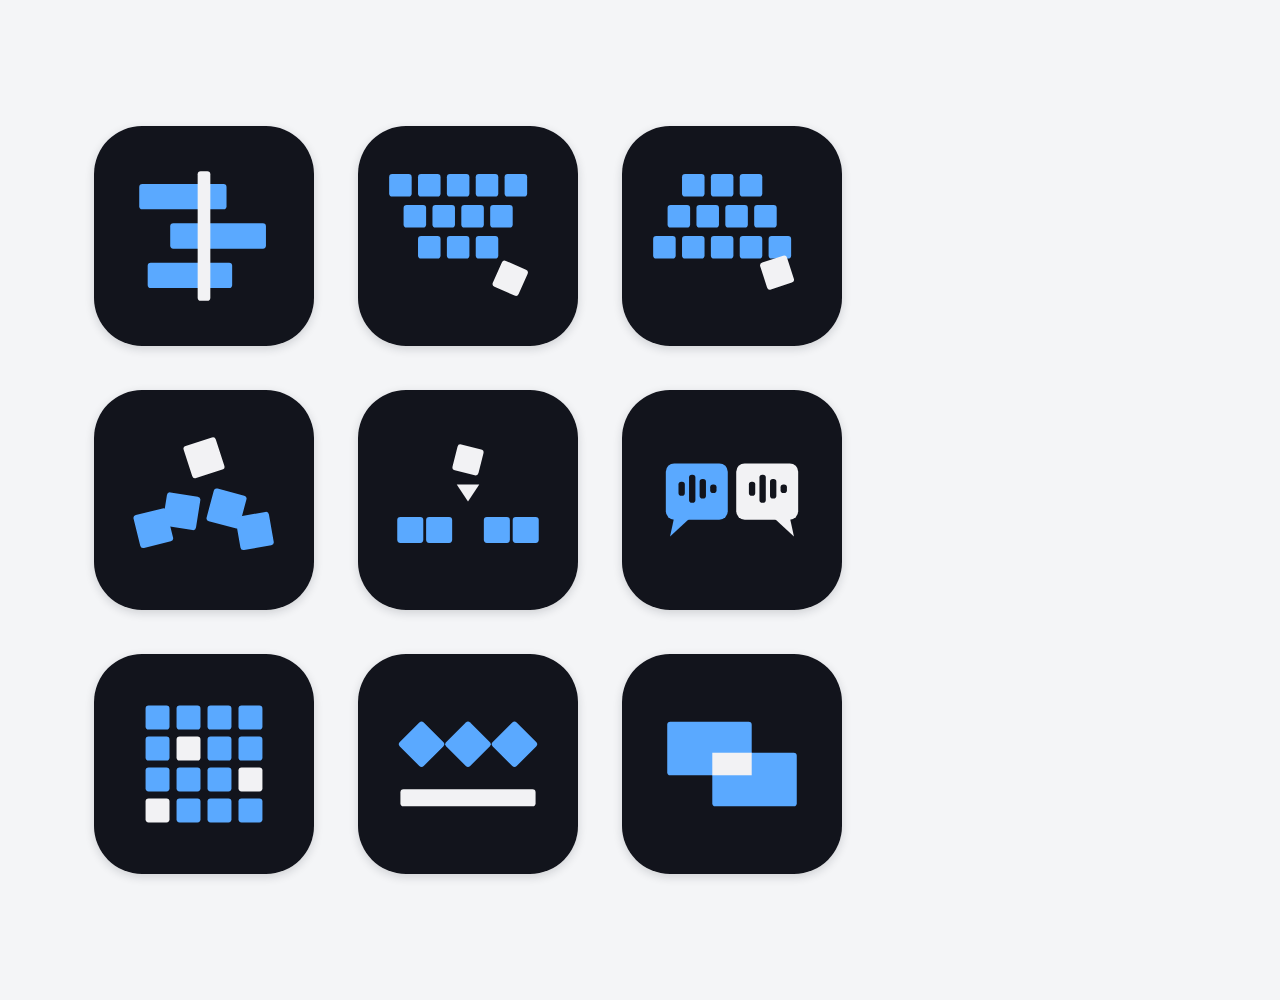
<file: tools/cover-puzzling.html>
<!doctype html><html><head><meta charset="utf-8">
<style>
html,body{margin:0}
body{width:936px;height:1000px;background:#f4f5f7;display:grid;place-items:center}
.grid{display:grid;grid-template-columns:repeat(3,220px);gap:44px}
.grid img{width:220px;height:220px;border-radius:48px;box-shadow:0 3px 10px rgba(20,24,40,.16)}
</style></head><body><div class="grid">
<img src="/assets/apps/puzzling/common-thread.svg"><img src="/assets/apps/puzzling/whittle.svg"><img src="/assets/apps/puzzling/snowball.svg">
<img src="/assets/apps/puzzling/tumble.svg"><img src="/assets/apps/puzzling/stowaway.svg"><img src="/assets/apps/puzzling/soundalike.svg">
<img src="/assets/apps/puzzling/switcheroo.svg"><img src="/assets/apps/puzzling/three-of-a-kind.svg"><img src="/assets/apps/puzzling/splice.svg">
</div></body></html>
</file>
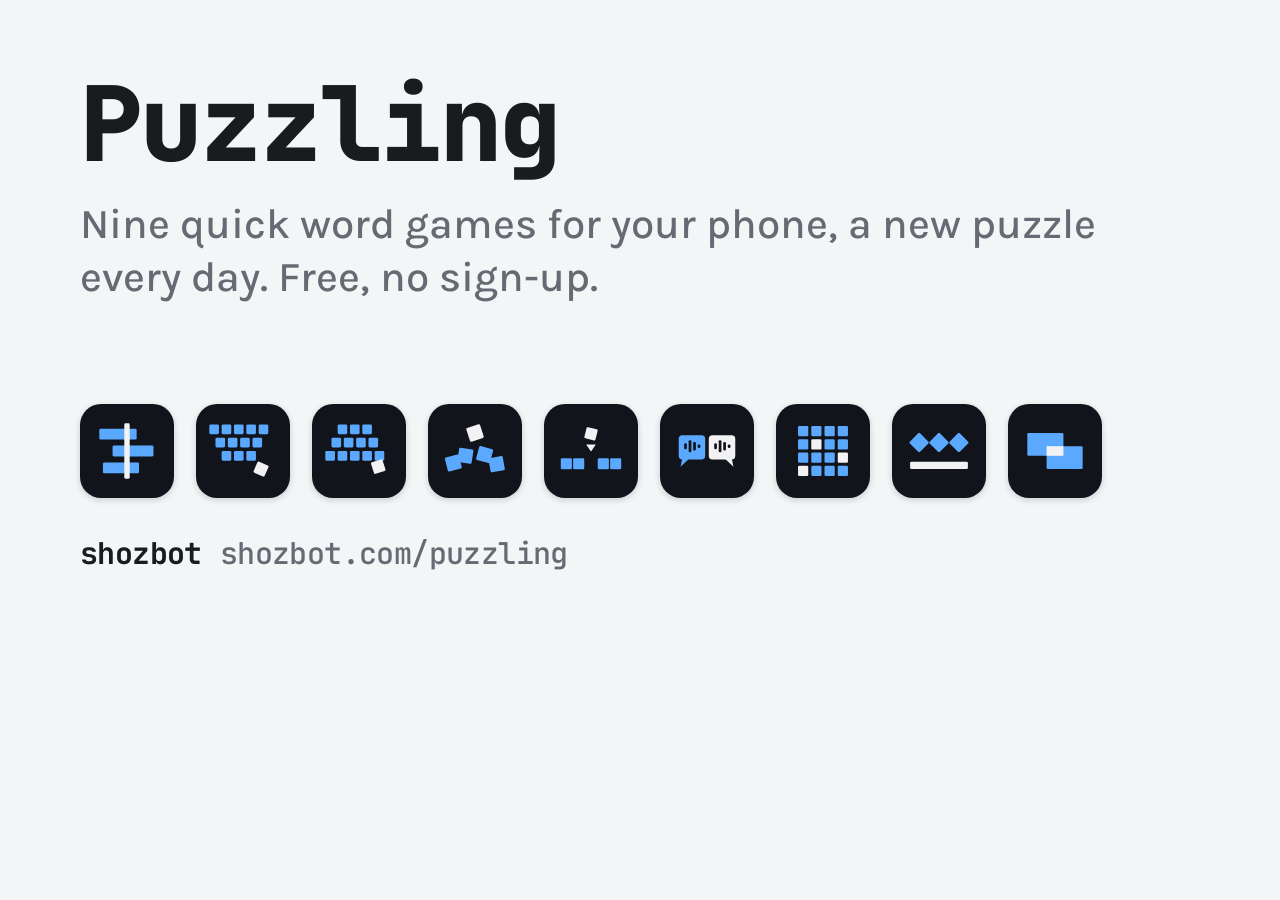
<file: tools/og-puzzling.html>
<!doctype html><html><head><meta charset="utf-8">
<style>
@font-face{font-family:"JetBrains Mono";src:url(/assets/fonts/jetbrains-mono-latin.woff2) format("woff2");font-weight:100 800}
@font-face{font-family:Karla;src:url(/assets/fonts/karla-latin.woff2) format("woff2");font-weight:200 800}
html,body{margin:0}
body{width:1200px;height:630px;background:#f4f5f7;color:#1a1b1e;font-family:Karla,sans-serif;position:relative;overflow:hidden}
.wrap{position:absolute;inset:0;padding:72px 80px;box-sizing:border-box}
h1{margin:0;font:800 104px/1 "JetBrains Mono",monospace;letter-spacing:-.02em}
p.sub{margin:22px 0 0;font:500 42px/1.25 Karla,sans-serif;color:#656a73}
.icons{position:absolute;left:80px;right:80px;bottom:132px;display:flex;gap:22px}
.icons img{width:94px;height:94px;border-radius:21px;box-shadow:0 2px 6px rgba(20,24,40,.18)}
.foot{position:absolute;left:80px;bottom:62px;font:700 30px/1 "JetBrains Mono",monospace;letter-spacing:-.02em}
.foot span{font-weight:500;color:#656a73;margin-left:18px}
</style></head><body><div class="wrap">
<h1>Puzzling</h1>
<p class="sub">Nine quick word games for your phone, a new puzzle every day. Free, no sign-up.</p>
<div class="icons">
<img src="/assets/apps/puzzling/common-thread.svg"><img src="/assets/apps/puzzling/whittle.svg"><img src="/assets/apps/puzzling/snowball.svg"><img src="/assets/apps/puzzling/tumble.svg"><img src="/assets/apps/puzzling/stowaway.svg"><img src="/assets/apps/puzzling/soundalike.svg"><img src="/assets/apps/puzzling/switcheroo.svg"><img src="/assets/apps/puzzling/three-of-a-kind.svg"><img src="/assets/apps/puzzling/splice.svg">
</div>
<div class="foot">shozbot<span>shozbot.com/puzzling</span></div>
</div></body></html>
</file>
<file: site.css>
/* ==========================================================================
   Shozbot studio site
   Accents are sampled from the robot itself: mohawk purple and white, the
   wood of its head and body, and the resin of its hands and feet. The page
   surfaces are cool and neutral so the robot is the warm thing on them.
   ========================================================================== */

@font-face {
  font-family: 'JetBrains Mono';
  src: url('/assets/fonts/jetbrains-mono-latin.woff2') format('woff2');
  font-weight: 300 700;         /* variable font: one file, whole range */
  font-style: normal;
  font-display: swap;
}

@font-face {
  font-family: 'Karla';
  src: url('/assets/fonts/karla-latin.woff2') format('woff2');
  font-weight: 300 700;
  font-style: normal;
  font-display: swap;
}

:root {
  /* --- from the robot --- */
  --mohawk:        #6c4fa3;   /* the purple of the mohawk, deepened so text on
                                 paper clears WCAG AA */
  --mohawk-deep:   #4a3372;
  --mohawk-soft:   #efe9f7;
  --wood:          #8a7457;   /* the head block */
  --wood-light:    #c8a87a;
  --resin-orange:  #f08a18;   /* hands */
  --resin-yellow:  #ffd23f;   /* left foot */
  --resin-blue:    #2d54cd;   /* right foot */
  --resin-red:     #8b1d1e;   /* the stripe across the chest */

  /* --- surfaces and text ---
     Cool and neutral since 2026-10-11 (Bertrand: the warm paper "feels old").
     The page is a faint cool grey so the white cards stand off it; text and
     hairlines are neutral rather than warmed. The warmth now lives only in
     the robot and the accents. */
  --paper:         #f4f5f7;
  --card:          #ffffff;
  --ink:           #1a1b1e;
  --muted:         #656a73;
  --line:          #e2e4e9;

  --shadow:        0 1px 2px rgba(20, 24, 40, .05),
                   0 8px 24px -12px rgba(20, 24, 40, .18);
  --shadow-lift:   0 2px 4px rgba(20, 24, 40, .06),
                   0 16px 32px -14px rgba(20, 24, 40, .28);

  --radius:        14px;
  --measure:       62ch;
  --gutter:        clamp(20px, 5vw, 48px);

  --font-display: 'JetBrains Mono', ui-monospace, SFMono-Regular, Menlo,
                  Consolas, monospace;
  --font-tagline: 'Karla', ui-sans-serif, system-ui, -apple-system, 'Segoe UI',
                  Roboto, Helvetica, Arial, sans-serif;
  --font-body:    ui-sans-serif, system-ui, -apple-system, 'Segoe UI', Roboto,
                  Helvetica, Arial, sans-serif;
}

@media (prefers-color-scheme: dark) {
  :root {
    --mohawk:      #b49ae0;   /* lightened so it reads on a dark surface */
    --mohawk-deep: #d3c2ef;
    --mohawk-soft: #2b2338;
    --paper:       #17141a;
    --card:        #201c26;
    --ink:         #f2ece4;
    --muted:       #a99f93;
    --line:        #332d3c;
    --shadow:      0 1px 2px rgba(0, 0, 0, .4), 0 8px 24px -12px rgba(0, 0, 0, .6);
    --shadow-lift: 0 2px 4px rgba(0, 0, 0, .45), 0 16px 32px -14px rgba(0, 0, 0, .7);
  }
}

* { box-sizing: border-box; }

html { -webkit-text-size-adjust: 100%; }

body {
  margin: 0;
  background: var(--paper);
  color: var(--ink);
  font-family: var(--font-body);
  font-size: 17px;
  line-height: 1.6;
  -webkit-font-smoothing: antialiased;
}

a { color: var(--mohawk); }

:where(a, button, [tabindex]):focus-visible {
  outline: 3px solid var(--mohawk);
  outline-offset: 3px;
  border-radius: 4px;
}

.skip {
  position: absolute;
  left: -9999px;
  top: 0;
  background: var(--mohawk);
  color: #fff;
  padding: 10px 16px;
  z-index: 50;
}
.skip:focus { left: 8px; top: 8px; }

.wrap {
  width: 100%;
  max-width: 1040px;
  margin-inline: auto;
  padding-inline: var(--gutter);
}

/* ---------- wordmark -------------------------------------------------- *
 * Casing is set here in one place. To switch the brand to `Shozbot` or
 * `SHOZBOT`, change `text-transform` below — nothing else needs to move.
 * --------------------------------------------------------------------- */
.wordmark {
  font-family: var(--font-display);
  font-weight: 700;
  letter-spacing: -0.02em;
  text-transform: none;   /* none | capitalize | uppercase */
}

/* ---------- hero ------------------------------------------------------ */
.hero {
  padding-block: clamp(40px, 9vw, 88px) clamp(20px, 4vw, 40px);
}

.hero-inner {
  display: grid;
  gap: clamp(24px, 5vw, 56px);
  grid-template-columns: 1fr;
  align-items: center;
}

@media (min-width: 720px) {
  /* The text column shrinks to its content so the robot stands next to the
     wordmark rather than at the far edge — and the wordmark still lines up
     with the cards below it. */
  .hero-inner {
    grid-template-columns: minmax(0, auto) auto;
    justify-content: start;
  }
  .hero-inner > div { max-width: 34rem; }
}

.hero h1 {
  margin: 0;
  font-size: clamp(3rem, 11vw, 5.5rem);
  line-height: 0.95;
}

.hero .tagline {
  margin: clamp(14px, 2.5vw, 20px) 0 0;
  font-family: var(--font-tagline);   /* the one line that is not mono */
  font-weight: 500;
  font-size: clamp(1.12rem, 3.5vw, 1.55rem);
  line-height: 1.25;
  color: var(--mohawk);
}

.hero .blurb {
  margin: 16px 0 0;
  max-width: 46ch;
  color: var(--muted);
}

.robot {
  display: block;
  width: min(58vw, 300px);
  height: auto;
  justify-self: center;
  transition: transform .35s cubic-bezier(.2, .8, .3, 1);
  transform-origin: 50% 88%;
}

/* A slight tilt when you point at it or tap it. Nothing that loops. */
@media (hover: hover) {
  .robot:hover { transform: rotate(-4deg) translateY(-4px); }
}
.robot:active { transform: rotate(-4deg) translateY(-4px); }

@media (prefers-reduced-motion: reduce) {
  .robot { transition: none; }
  .robot:hover, .robot:active { transform: none; }
}

/* ---------- sections -------------------------------------------------- */
.section { padding-block: clamp(28px, 5vw, 48px); }

.section-head {
  display: flex;
  align-items: baseline;
  gap: 12px;
  margin-bottom: 20px;
}

.section-head h2 {
  font-family: var(--font-display);
  font-weight: 700;
  font-size: 1.05rem;
  letter-spacing: .08em;
  text-transform: uppercase;
  color: var(--muted);
  margin: 0;
}

/* ---------- add-to-home-screen note ----------------------------------- */
.install {
  border: 1px solid var(--line);
  border-radius: var(--radius);
  background: color-mix(in srgb, var(--mohawk) 5%, var(--card));
  padding: 14px 18px;
}

.install summary {
  cursor: pointer;
  font-weight: 600;
  font-size: .95rem;
  color: var(--ink);
  list-style: none;                 /* the default triangle, replaced below */
  display: flex;
  align-items: baseline;
  gap: 10px;
}

.install summary::-webkit-details-marker { display: none; }

.install summary::before {
  content: "+";
  font-family: var(--font-display);
  font-weight: 700;
  color: var(--mohawk);
  line-height: 1;
}

.install[open] summary::before { content: "\2212"; }   /* a real minus sign */

.install summary:focus-visible {
  outline: 2px solid var(--mohawk);
  outline-offset: 4px;
  border-radius: 4px;
}

.install-body {
  margin-top: 12px;
  padding-left: 22px;               /* lines up under the summary's text */
  max-width: 62ch;
}

.install-body p {
  margin: 0 0 10px;
  font-size: .95rem;
  line-height: 1.55;
  color: var(--muted);
}

.install-body p:last-child { margin-bottom: 0; }
.install-body b { color: var(--ink); font-weight: 600; }

.install-why {
  padding-top: 10px;
  border-top: 1px solid var(--line);
}

/* A quiet qualifier beside a section heading — deliberately not in the h2's
   uppercase and tracking, so it reads as an aside rather than part of the
   label. It sits before the ::after rule, so the rule still fills the row. */
.section-note {
  font-size: .82rem;
  color: var(--muted);
  opacity: .8;
  /* No nowrap: these grew from "phone-first" to a phrase, and held on one line
     they run past the edge of a small phone. Wrapping is the graceful failure;
     the rule after them takes whatever room is left. */
  min-width: 0;
}

/* A line of prose under a shelf heading, for the one shelf that owes someone
   a credit. Muted like the note, but a full sentence at reading size: it has
   to be found by the people it names. It runs the width of the shelf rule
   above it rather than stopping at reading width — at 64ch it sat in the left
   half of a desktop page and looked cramped (Bertrand, 2026-10-11); as two
   lines under a full-width rule it reads as part of the shelf. */
.section-credit {
  margin: -4px 0 22px;
  font-size: .95rem;
  line-height: 1.55;
  color: var(--muted);
}

.section-credit b { color: var(--ink); font-weight: 600; }

.section-head::after {
  content: "";
  flex: 1;
  height: 1px;
  background: var(--line);
}

/* A quiet link at the far end of a shelf's heading row, for a shelf that has
   a page of its own: Puzzling's collection page lists the eight games with
   "Played today" marks, and until this nothing on the homepage reached it
   (Bertrand, 2026-10-20). A link beside the heading rather than the heading
   itself, so the four headings stay the same kind of thing. `order` puts it
   after the ::after rule, which is always last in the DOM. */
.section-link {
  order: 1;
  font-size: .82rem;
  color: var(--mohawk);
  text-decoration: underline;
  text-underline-offset: 3px;
  text-decoration-color: color-mix(in srgb, var(--mohawk) 45%, transparent);
  white-space: nowrap;
}
.section-link:hover, .section-link:focus-visible { text-decoration-color: currentColor; }

/* On a phone the row has no room for a fourth thing: the link squeezed the
   note into a four-line column beside the heading. Below 640px the row becomes
   a grid that keeps heading, note and rule exactly as the other shelves have
   them, and drops the link onto a line of its own underneath, at the left. */
@media (max-width: 640px) {
  .section-head:has(.section-link) {
    display: grid;
    grid-template-columns: auto minmax(0, max-content) 1fr;
    row-gap: 6px;
  }
  .section-head:has(.section-link)::after { grid-column: 3; align-self: center; }
  .section-link { grid-column: 1 / -1; justify-self: start; }
}

/* ---------- app cards ------------------------------------------------- */
.grid {
  display: grid;
  gap: 16px;
  grid-template-columns: repeat(auto-fill, minmax(260px, 1fr));
}

.card {
  display: grid;
  grid-template-columns: 56px 1fr;
  gap: 16px;
  align-items: start;
  padding: 20px;
  background: var(--card);
  border: 1px solid var(--line);
  border-radius: var(--radius);
  box-shadow: var(--shadow);
  text-decoration: none;
  color: inherit;
  transition: transform .18s ease, box-shadow .18s ease, border-color .18s ease;
}

.card:hover,
.card:focus-visible {
  transform: translateY(-3px);
  box-shadow: var(--shadow-lift);
  border-color: color-mix(in srgb, var(--mohawk) 45%, var(--line));
}

@media (prefers-reduced-motion: reduce) {
  .card { transition: none; }
  .card:hover, .card:focus-visible { transform: none; }
}

.card img {
  width: 56px;
  height: 56px;
  border-radius: 12px;
  display: block;
}

.card h3 {
  margin: 0 0 4px;
  font-family: var(--font-display);
  font-weight: 700;
  font-size: 1.08rem;           /* mono runs wide — a notch down holds the line */
  letter-spacing: -0.03em;
}

.card p {
  margin: 0;
  font-size: .95rem;
  line-height: 1.5;
  color: var(--muted);
}

/* What a game asks of you, under its description. Quieter than the line it
   follows: the description sells the game, this is metadata somebody reads
   only when weighing one game against another — so it is smaller again than
   .section-note and carries the same muted colour at lower opacity.

   Deliberately not a badge row. Six cards each wearing three pills would
   shout louder than the descriptions they sit under, and the point of the
   line is that it waits to be noticed. */
/* What a game asks of you, under its description. The hairline is what makes
   it read as a different kind of information rather than another sentence of
   the paragraph above — tried on its own, a gap and a smaller size were not
   enough, because the description's own line spacing swallows them.

   Deliberately not a badge row. Six cards each wearing three pills would
   shout louder than the descriptions they sit under, and the point of the
   line is that it waits to be noticed. */
.card-skills {
  margin: 14px 0 0;
  padding-top: 12px;
  border-top: 1px solid var(--line);
  font-size: .76rem;
  line-height: 1.45;
  /* Mohawk rather than --muted. In --muted it was the same colour as the
     description right above it and read as a continuation of it; colour is
     what says "different kind of information" where size alone did not. Full
     strength, not faded: --mohawk is the value that was deepened to pass AA on
     paper, and an opacity on top of it gives that back. */
  color: var(--mohawk);
}

/* "Daily" beside a game's name: the same pill as Statterbrain's "Best on
   desktop", sized down for an ordinary card's title (Bertrand, 2026-10-19:
   the homepage should show which games are daily). Thirteen cards carry it,
   the five daily Games and all eight Puzzling games; Would You Rather has no
   daily and does not. */
.badge--daily {
  margin-left: 6px;
  padding: 2px 8px;
  font-size: .62rem;
  vertical-align: 2px;
}

/* The featured card sits on its own and runs full width. */
.card--feature {
  grid-template-columns: 72px 1fr;
  padding: clamp(20px, 4vw, 28px);
  background:
    linear-gradient(180deg,
      color-mix(in srgb, var(--mohawk) 7%, var(--card)),
      var(--card));
  border-color: color-mix(in srgb, var(--mohawk) 30%, var(--line));
}

.card--feature img { width: 72px; height: 72px; border-radius: 16px; }
.card--feature h3 { font-size: 1.45rem; }
.card--feature p { font-size: 1.02rem; max-width: 56ch; }

/* The featured card carries a second link — the course it supports — so it is
   a <div> with the title's link stretched over the whole thing rather than an
   <a> wrapping everything. Two links cannot nest. */
.card--feature { position: relative; }

.card-title-link {
  color: inherit;
  text-decoration: none;
}

/* This is what makes the whole card clickable. */
.card-title-link::after {
  content: "";
  position: absolute;
  inset: 0;
}

.card-title-link:focus-visible {
  outline: 2px solid var(--mohawk);
  outline-offset: 3px;
  border-radius: 4px;
}

/* …and this restores the lift the other cards get on keyboard focus, which the
   card itself no longer receives now that the link inside it does. */
.card--feature:has(.card-title-link:focus-visible) {
  transform: translateY(-3px);
  box-shadow: var(--shadow-lift);
  border-color: color-mix(in srgb, var(--mohawk) 45%, var(--line));
}

/* The course credit. Under the description on a narrow screen; beside it, in a
   third column, once there is room. */
/* Qualified with .card--feature so these beat `.card--feature p`, which sets a
   font-size and a 56ch max-width. Left unqualified, the credit inherits that
   56ch, refuses to wrap in its own column, and squeezes the description hard
   enough to push the badge onto a line of its own. */
.card--feature .card-aside {
  grid-column: 2;
  margin: 14px 0 0;
  max-width: 44ch;
  font-size: .85rem;
  line-height: 1.45;
  color: var(--muted);
}

/* Only the words themselves are lifted above the stretched link, not the whole
   line — otherwise the space around them becomes a dead patch in the middle of
   a card that is supposed to be clickable everywhere. */
.card-aside a {
  position: relative;
  color: inherit;
  text-decoration-color: var(--mohawk);
}
.card-aside a:hover { color: var(--mohawk); }

/* The one call to action on a card: a small filled pill with a play glyph,
   for the Statterbrain videos (Bertrand, 2026-10-26: the plain text link was
   "kind of bland"). Mohawk fill, paper text, so it is the only solid purple
   on the page and reads as the thing to press. It sits inside .card-aside so
   the rule above lifts it over the card's stretched link. display:flex on a
   block of its own rather than inline, so it never shares a line with the
   credit's last words. */
/* Qualified with .card-aside too, because `.card-aside a { color: inherit }`
   outranks a lone class and turned the label the credit's grey on purple. */
.card-cta, .card-aside .card-cta {
  display: inline-flex;
  align-items: center;
  gap: 6px;
  margin-top: 10px;
  padding: 6px 12px 6px 10px;
  border-radius: 999px;
  background: var(--mohawk);
  color: var(--paper);
  font-family: var(--font-display);
  font-weight: 600;
  font-size: .78rem;
  letter-spacing: .01em;
  text-decoration: none;
  white-space: nowrap;
}
.card-cta svg { width: 14px; height: 14px; fill: currentColor; }
.card-aside .card-cta:hover, .card-aside .card-cta:focus-visible { color: var(--paper); background: var(--mohawk-deep); }
.card--feature .card-aside .card-cta { position: relative; }
.card-cta-note {
  display: block;
  margin-top: 6px;
  font-size: .78rem;
  color: var(--muted);
}

/* In its narrow column the credit broke "Type-Well" at the hyphen, which reads
   as a typo. Line breaking treats an existing hyphen as a break opportunity,
   and no hyphens property changes that — the fragment has to be held together. */
.nowrap { white-space: nowrap; }

@media (min-width: 900px) {
  .card--feature { grid-template-columns: 72px 1fr auto; }
  .card--feature .card-aside {
    grid-column: 3;
    grid-row: 1;
    align-self: center;
    margin: 0 0 0 36px;
    /* 24ch, not 17: the column is sized by this, and the Watch the videos pill
       is wider than 17ch of the credit's type, so at 17ch it poked out past
       the card's edge (Bertrand's screenshot, 2026-10-26). */
    max-width: 24ch;
    text-align: right;
  }
}

.badge {
  display: inline-block;
  margin-left: 10px;
  padding: 3px 10px;
  border-radius: 999px;
  background: var(--mohawk-soft);
  color: var(--mohawk-deep);
  font-family: var(--font-display);
  font-weight: 500;
  font-size: .7rem;
  letter-spacing: .06em;
  text-transform: uppercase;
  vertical-align: middle;
  white-space: nowrap;
}

/* ---------- footer ---------------------------------------------------- */
.footer {
  margin-top: clamp(40px, 8vw, 80px);
  border-top: 1px solid var(--line);
  padding-block: 28px clamp(32px, 6vw, 56px);
  color: var(--muted);
  font-size: .9rem;
}

.footer-inner {
  display: flex;
  align-items: center;
  gap: 16px;
  flex-wrap: wrap;
}

.footer img { width: 48px; height: auto; display: block; flex: none; }
.footer p { margin: 0; }
.footer a { color: inherit; text-decoration-color: var(--mohawk); }
.footer a:hover { color: var(--mohawk); }

/* ---------- 404 ------------------------------------------------------- */
.lost {
  min-height: 82vh;
  display: grid;
  place-content: center;
  text-align: center;
  gap: 8px;
  padding-block: 48px;
}

.lost img {
  width: auto;
  max-width: min(60vw, 240px);
  height: min(46vh, 340px);
  margin-inline: auto;
}
.lost h1 { font-family: var(--font-display); font-size: 2rem; margin: 16px 0 0; }
.lost p { margin: 0; color: var(--muted); }
.lost .home { margin-top: 20px; font-family: var(--font-display); font-weight: 500; }
</file>
